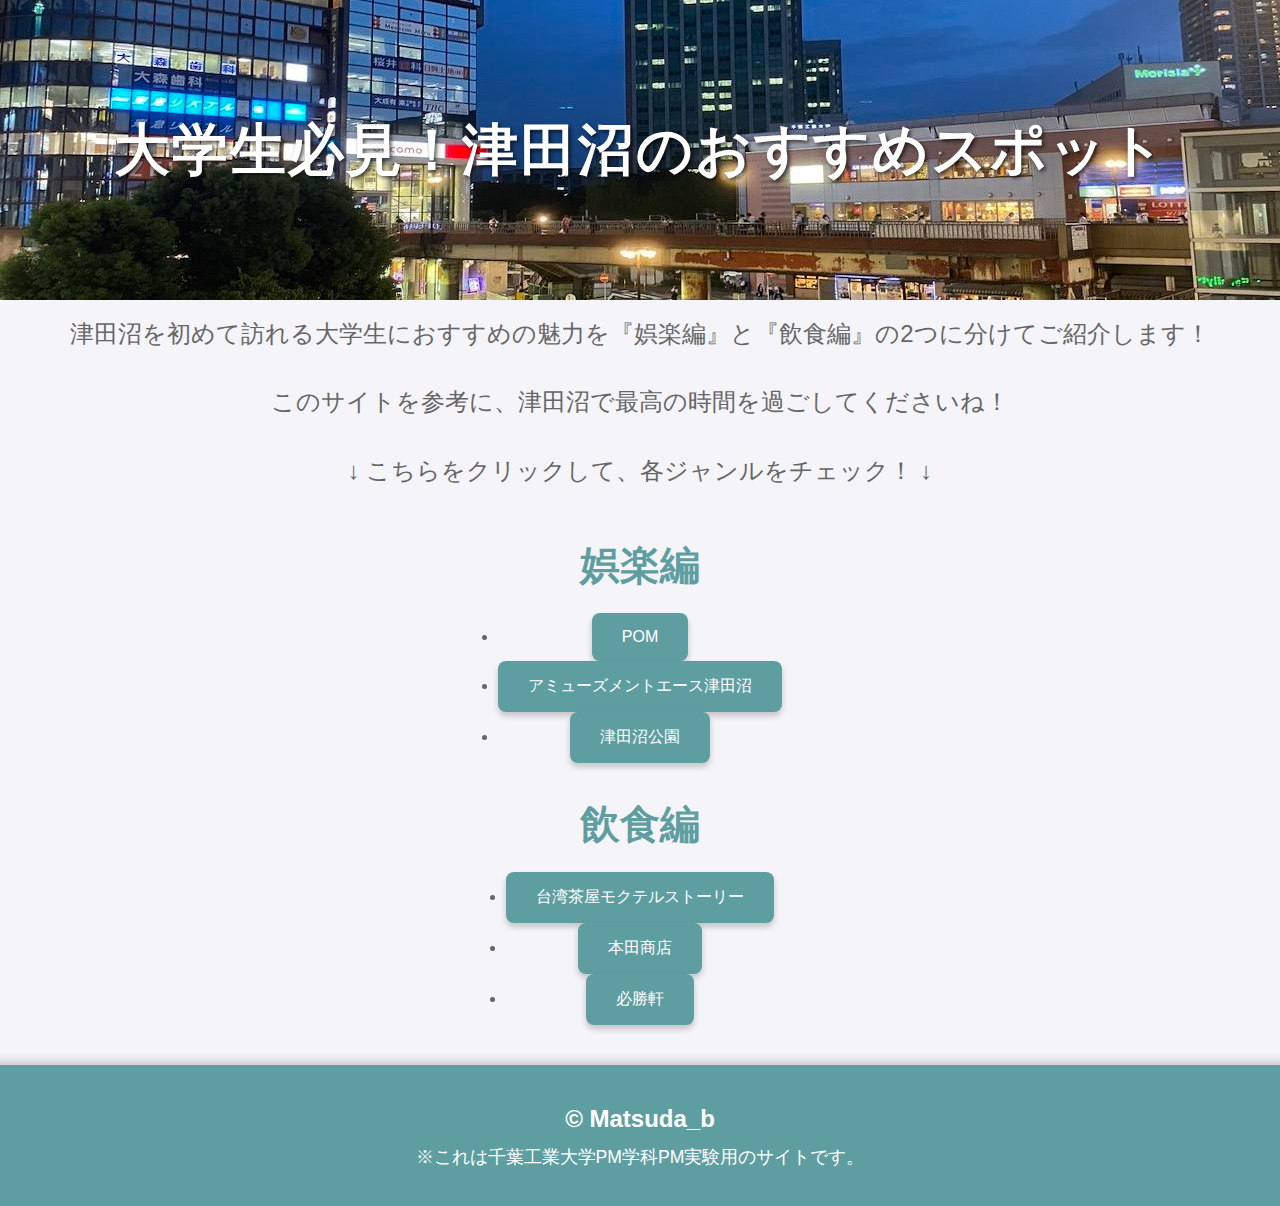
<file: htdocs/index.html>
<!DOCTYPE html>
<html lang="ja">

<head>
  <meta charset="utf-8" />
  <meta name="viewport" content="width=device-width, initial-scale=1.0">
  <title>大学生必見！津田沼のおすすめスポット</title>
  <link rel="stylesheet" href="index.css">
</head>

<body>

  <header>
    <h1>大学生必見！津田沼のおすすめスポット</h1>
  </header>

  <p>津田沼を初めて訪れる大学生におすすめの魅力を『娯楽編』と『飲食編』の2つに分けてご紹介します！</p>
  <p>このサイトを参考に、津田沼で最高の時間を過ごしてくださいね！</p>
  <p>↓ こちらをクリックして、各ジャンルをチェック！ ↓</p>

    <h2>娯楽編</h2>

    <div class="store-list">
      <div class="store-item">
        <li><a href="POM.html">POM</a></li>
      </div>
      <div class="store-item">
        <li><a href="Amusement.html">アミューズメントエース津田沼</a></li>
      </div>
      <div class="store-item">
        <li><a href="Kouen.html">津田沼公園</a></li>
      </div>
    </div>

    <h2>飲食編</h2>

    <div class="store-list">
      <div class="store-item">
        <li><a href="taiwan.html">台湾茶屋モクテルストーリー</a></li>
      </div>
      <div class="store-item">
        <li><a href="hondasyouten.html">本田商店</a></li>
      </div>
      <div class="store-item">
        <li><a href="hissyouken.html">必勝軒</a></li>
      </div>
    </div>
  </section>

  <footer>
    <p>© Matsuda_b</p>
    <p>※これは千葉工業大学PM学科PM実験用のサイトです。</p>
  </footer>

</body>

</html>
</file>
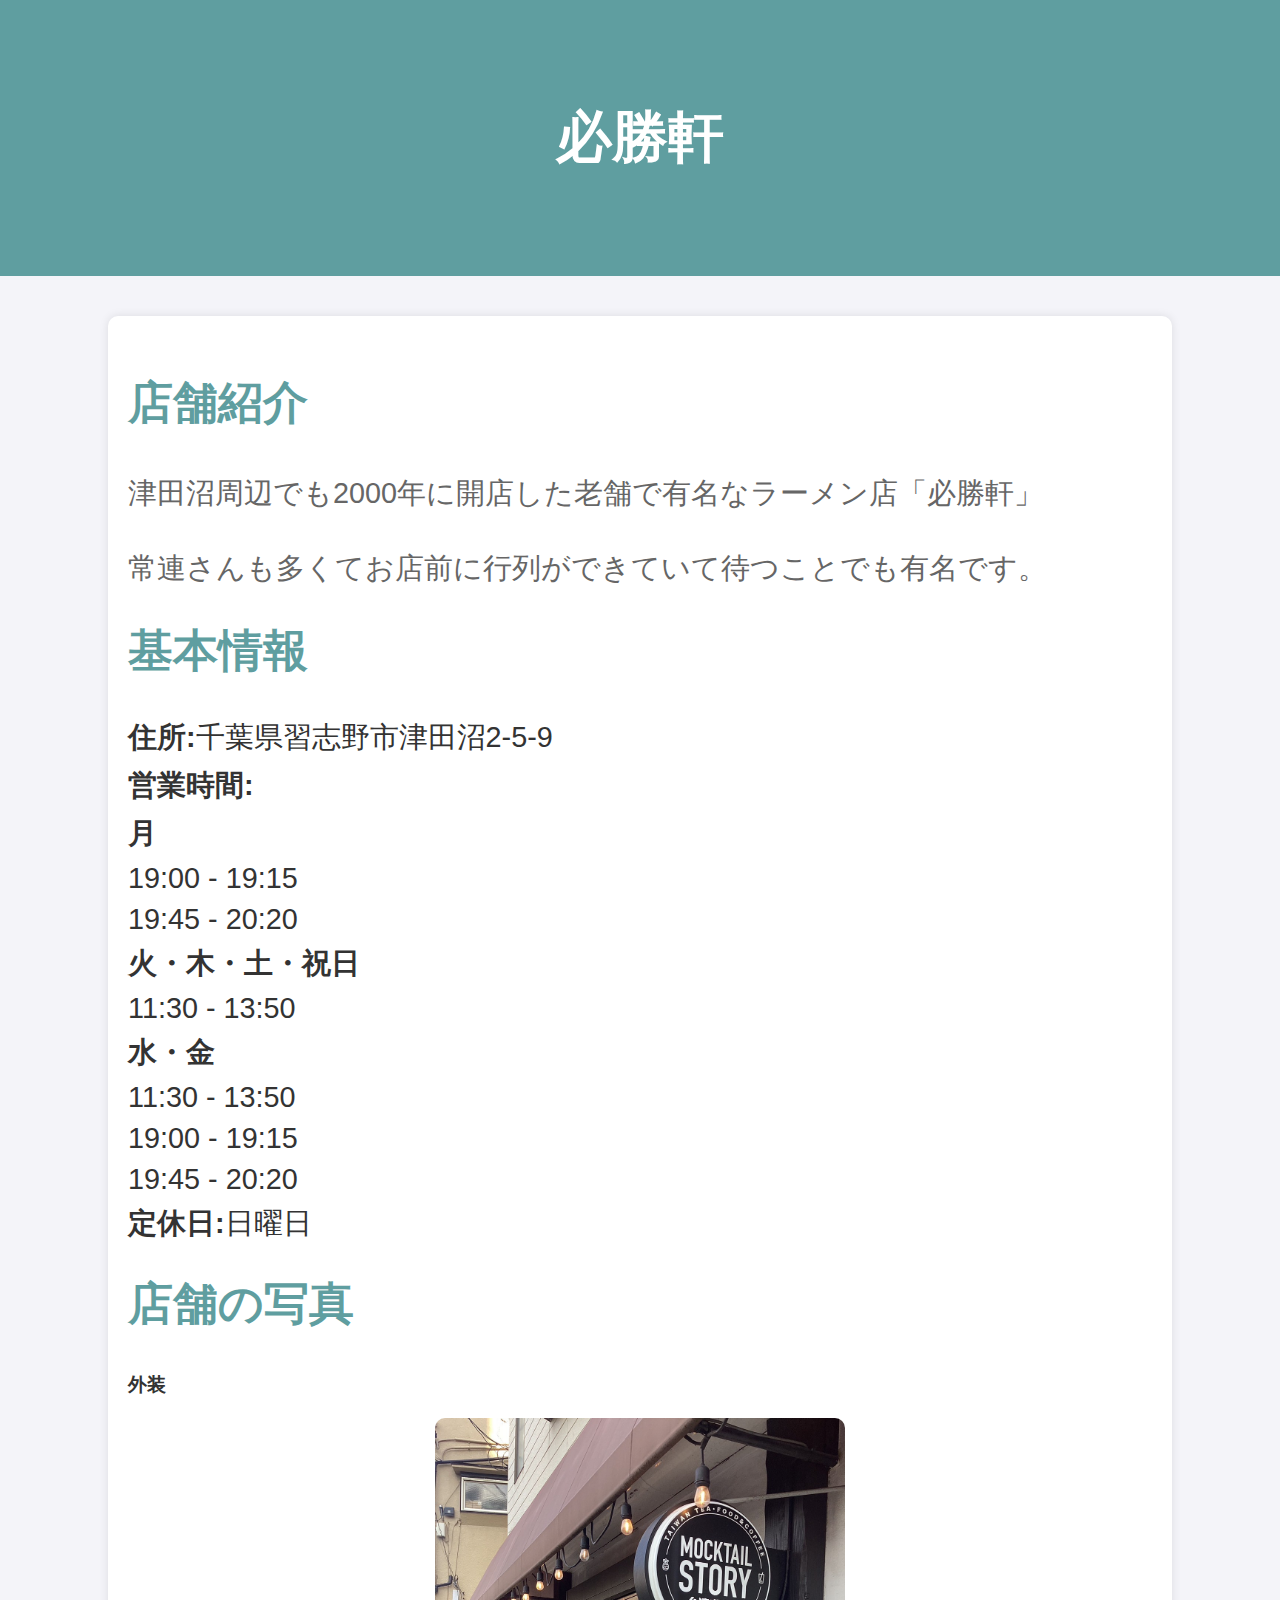
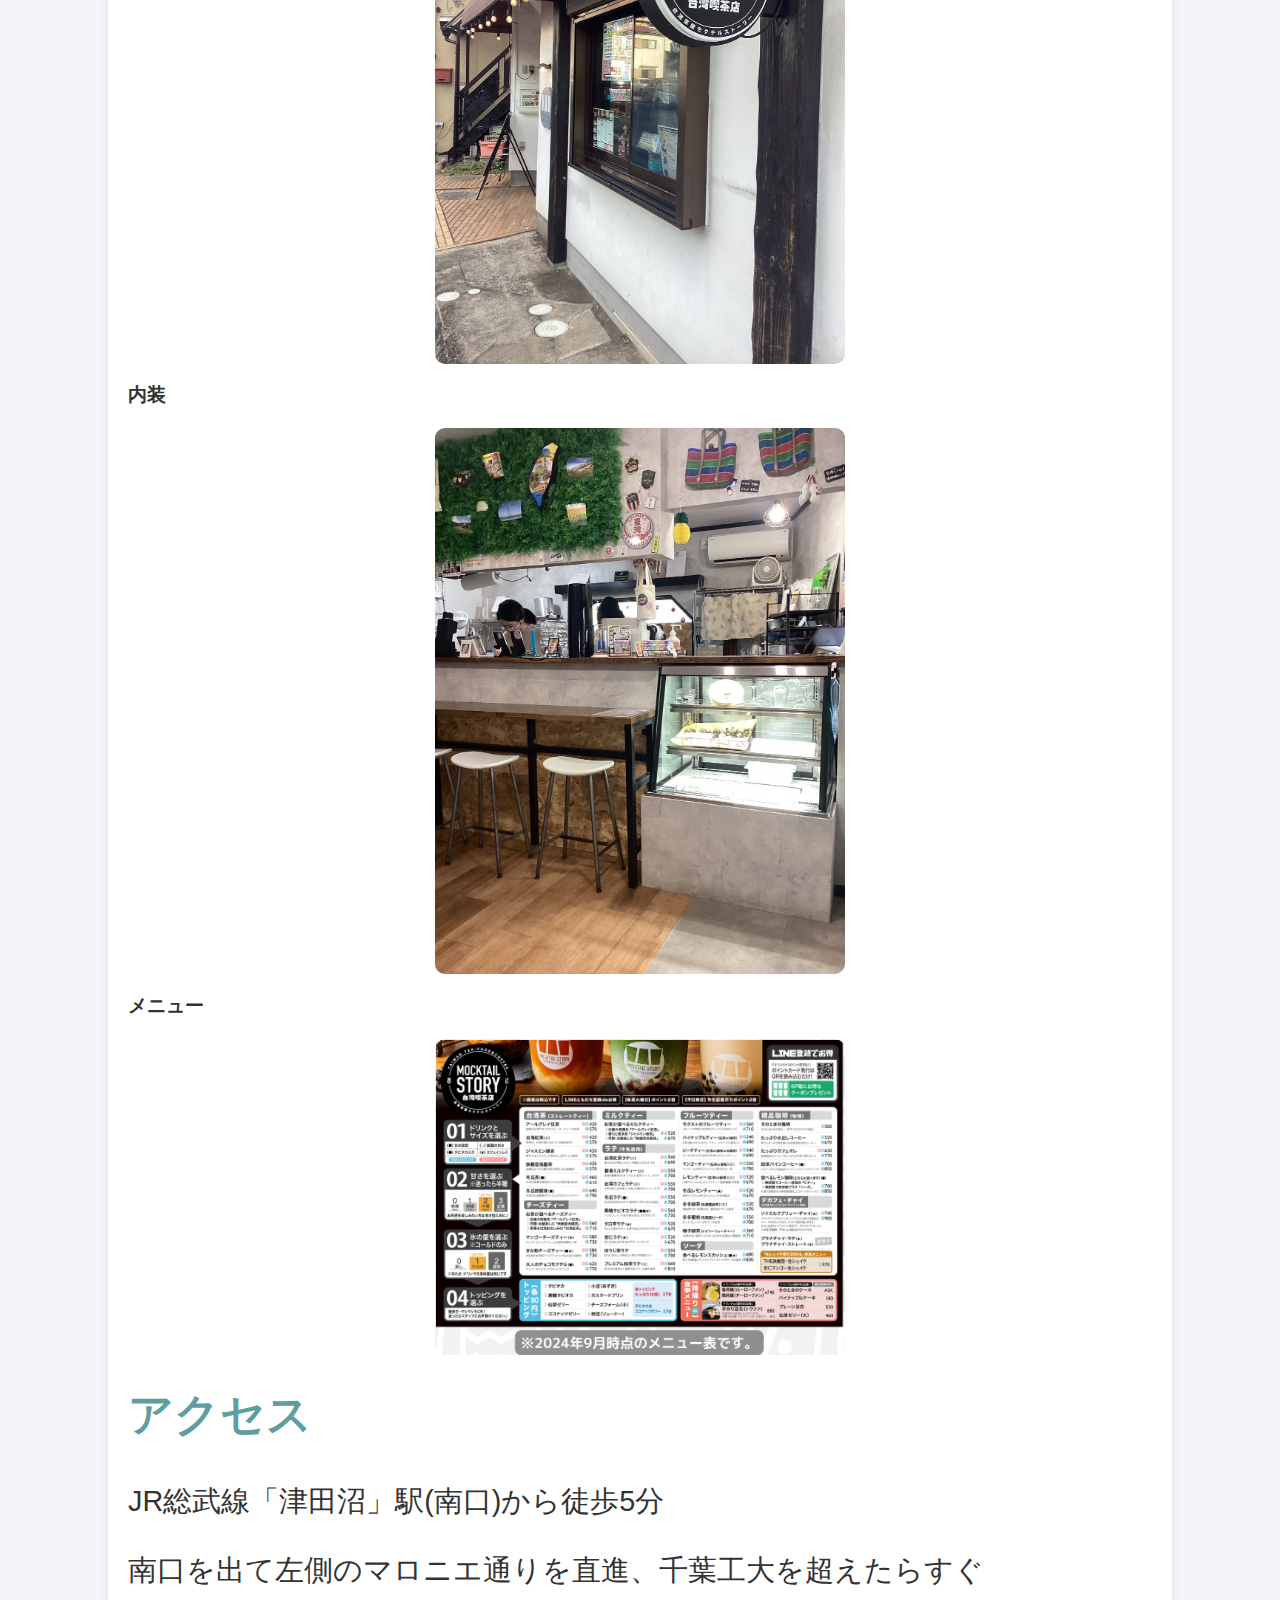
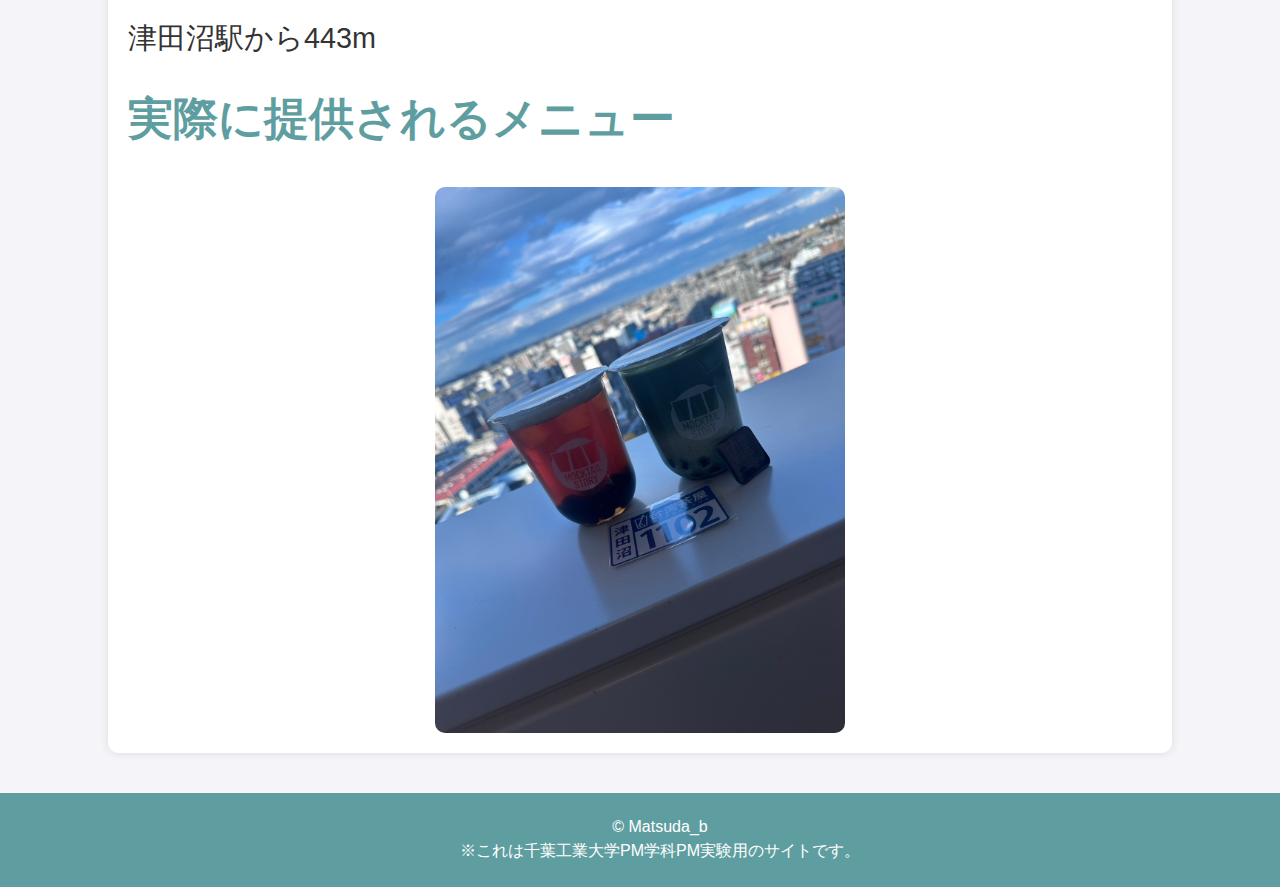
<file: htdocs/hissyouken.html>
<!DOCTYPE html>
<html lang="ja">

<head>
  <meta charset="utf-8" />
  <meta name="viewport" content="width=device-width, initial-scale=1.0">
  <title>必勝軒 - 詳細情報</title>
  <link rel="stylesheet" href="hissyouken.css">
</head>

<body>

  <header>
    <h1>必勝軒</h1>
  </header>

  <section id="store-info">
    <div class="store-description">
      <h2>店舗紹介</h2>
      <p>津田沼周辺でも2000年に開店した老舗で有名なラーメン店「必勝軒」</p>
      <p>常連さんも多くてお店前に行列ができていて待つことでも有名です。</p>
    </div>

    <div class="store-details">
      <h2>基本情報</h2>
      <ul>
        <li><strong>住所:</strong>千葉県習志野市津田沼2-5-9</li>
        <li><strong>営業時間:</strong> </li>
        <li><strong>月</strong></li>
        <li>19:00 - 19:15</li>
        <li>19:45 - 20:20</li>
        <li><strong>火・木・土・祝日</strong></li> 
        <li>11:30 - 13:50</li>   
        <li><strong>水・金</strong></li> 
        <li>11:30 - 13:50</li> 
        <li>19:00 - 19:15</li>   
        <li>19:45 - 20:20</li>
        <li><strong>定休日:</strong>日曜日</li>
      </ul>
    </div>

    <div class="store-photos">
      <h2>店舗の写真</h2>
      <h3>外装</h3>
      <img src="../htdocs/img/LINE_ALBUM_20241129_241129_1.jpg" alt="外装" />
      <h3>内装</h3>
      <img src="../htdocs/img/内装.jpg" alt="内装" />          
      <h3>メニュー</h3>
      <img src="../htdocs/img/スクリーンショット 2024-11-29 161258.png" alt="メニュー" />
    </div>

    <div class="store-access">
      <h2>アクセス</h2>
      <p>JR総武線「津田沼」駅(南口)から徒歩5分</p>

      <p>南口を出て左側のマロニエ通りを直進、千葉工大を超えたらすぐ</p>
        
      <p>津田沼駅から443m</p>
    </div>

    <div class="store-photos">
        <h2>実際に提供されるメニュー</h2>
        <img src="../htdocs/img/LINE_ALBUM_20241129_241129_2.jpg" alt="タピオカ" />
    </div>
  </section>

  <footer>
    <p>© Matsuda_b</p>
    <p>※これは千葉工業大学PM学科PM実験用のサイトです。</p>
  </footer>

</body>

</html>
</file>
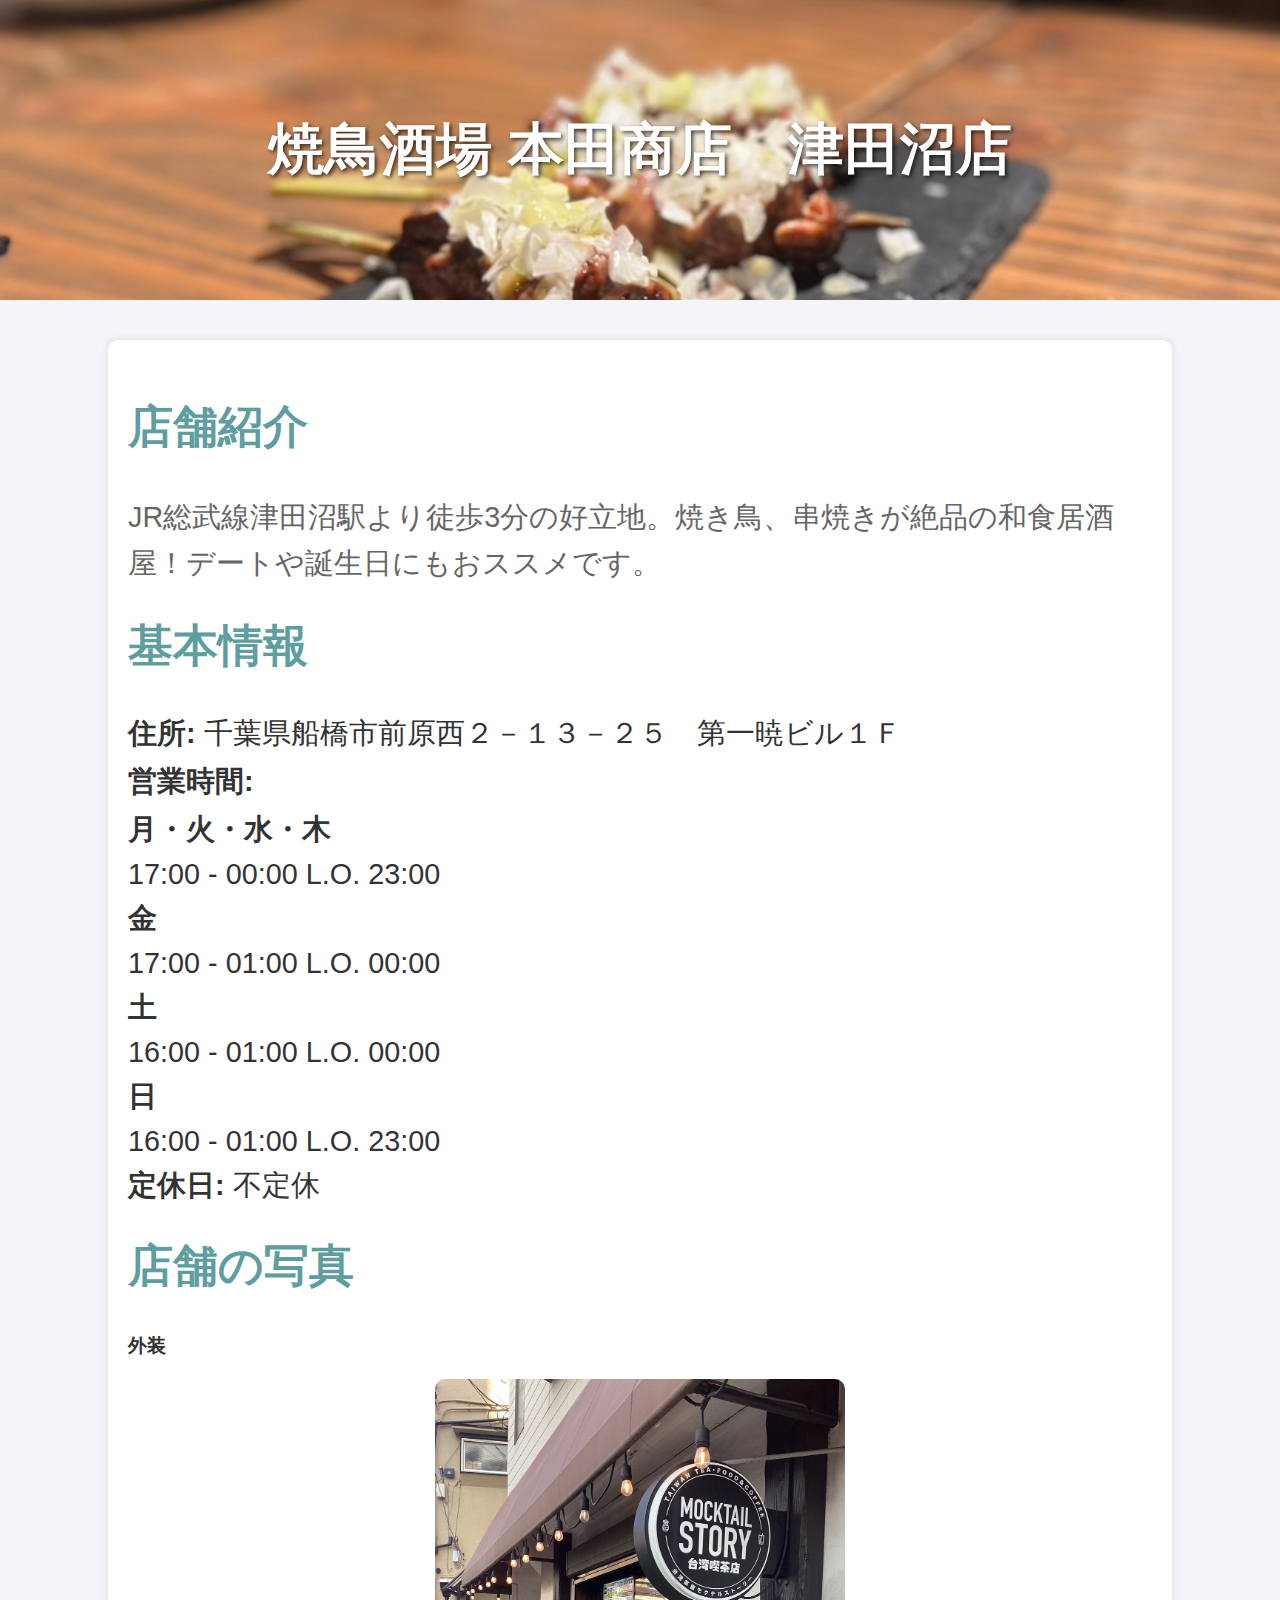
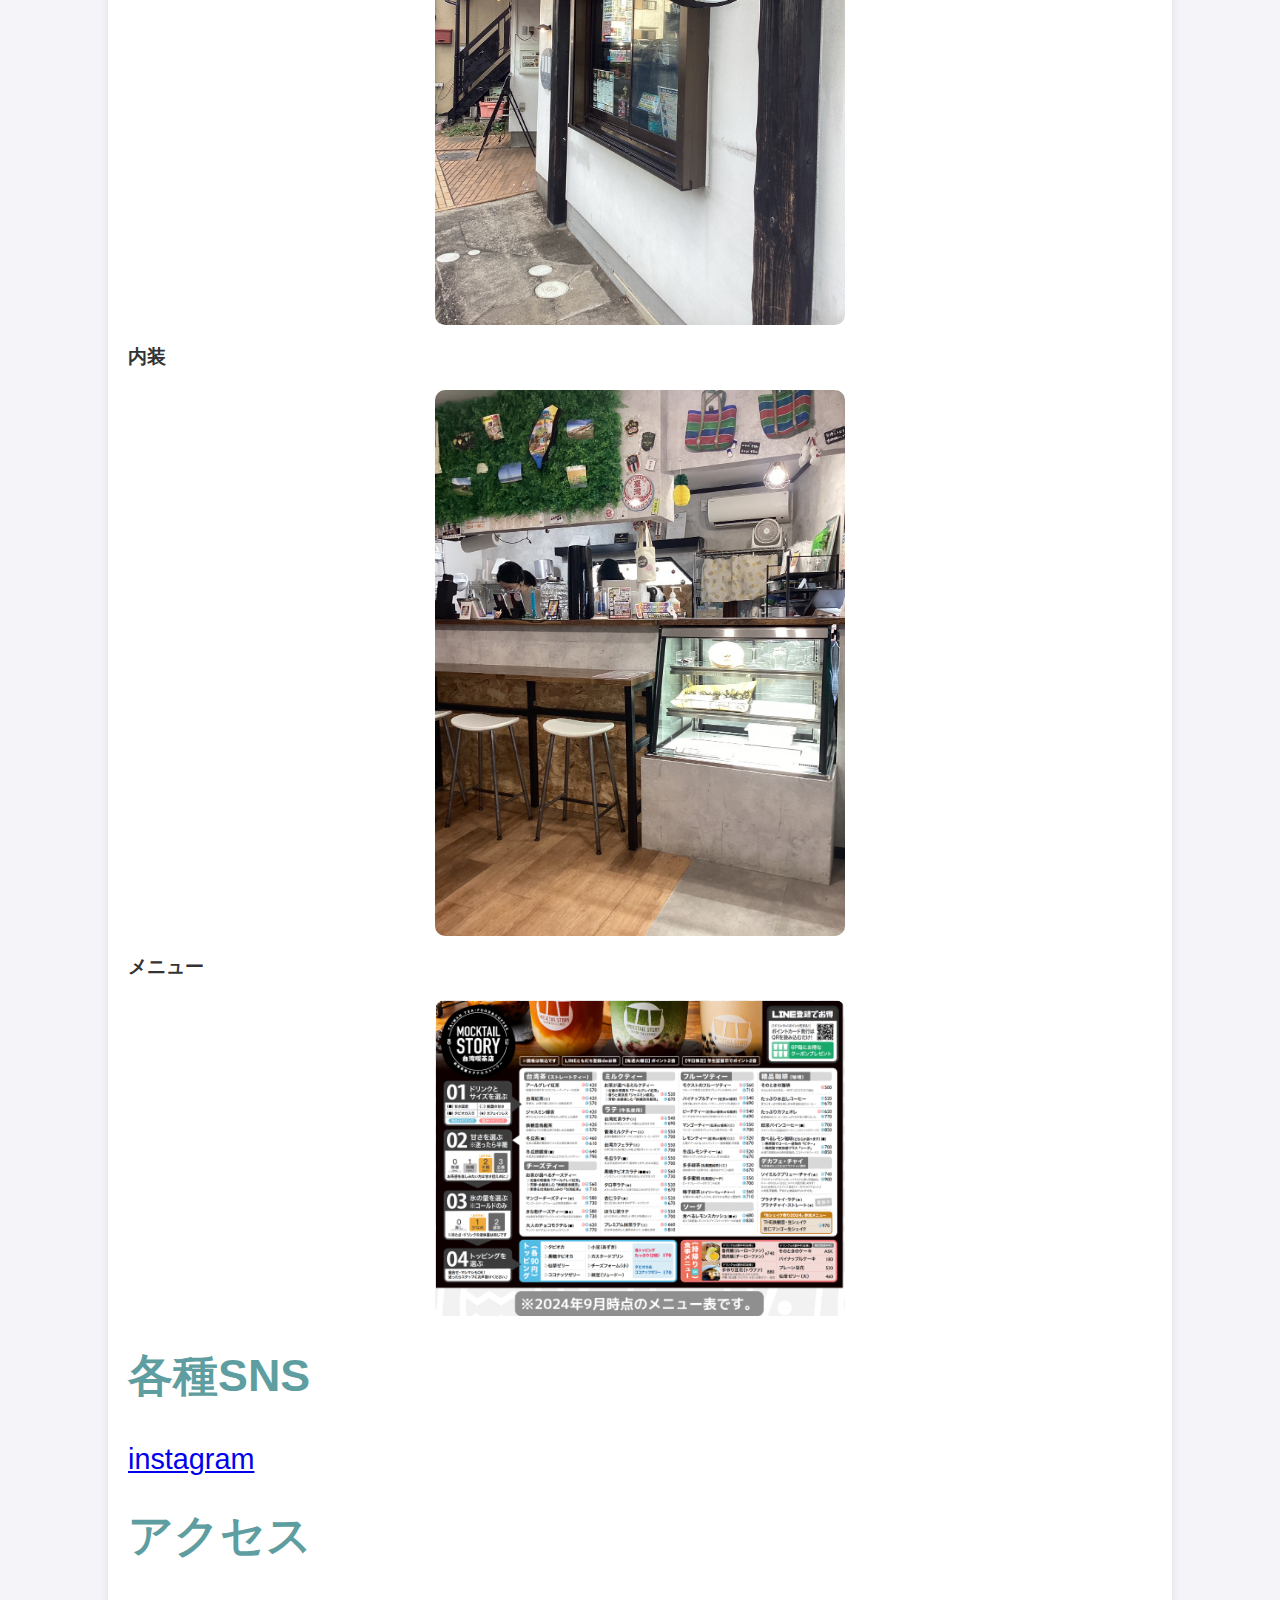
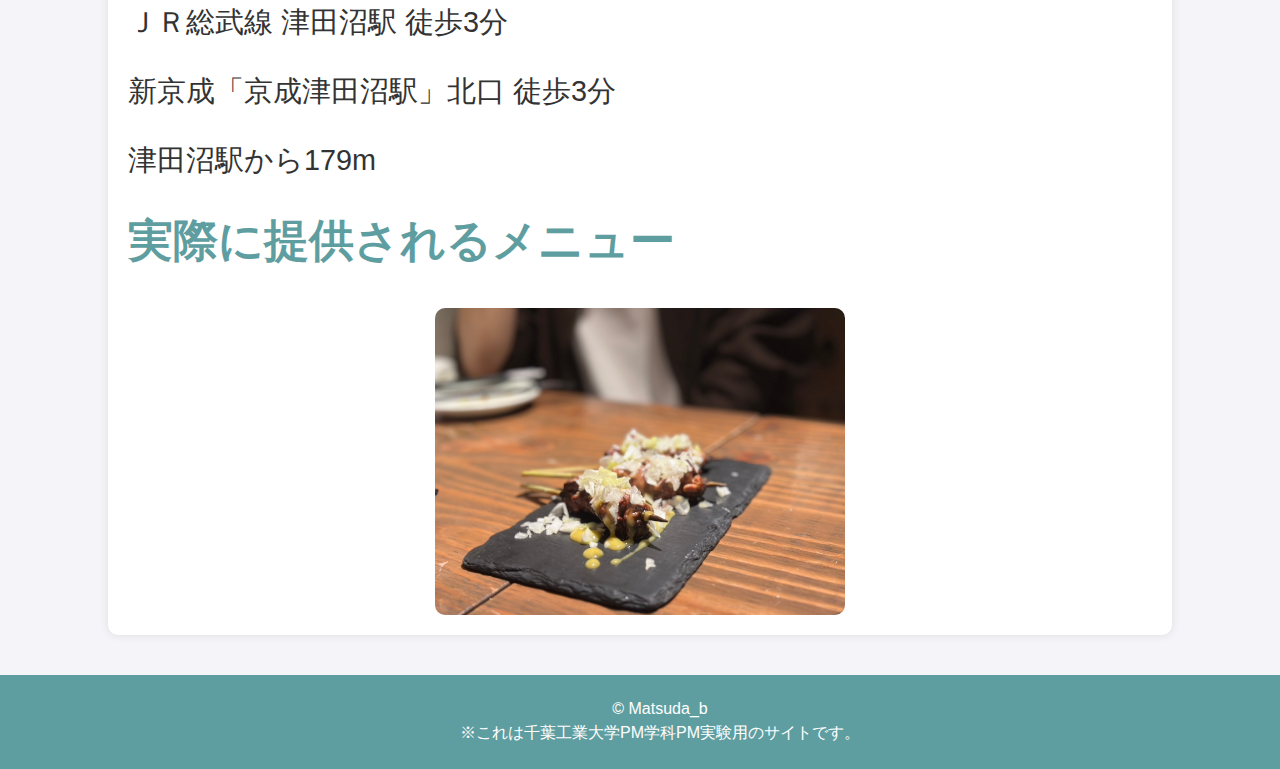
<file: htdocs/hondasyouten.html>
<!DOCTYPE html>
<html lang="ja">

<head>
  <meta charset="utf-8" />
  <meta name="viewport" content="width=device-width, initial-scale=1.0">
  <title>焼鳥酒場 本田商店　津田沼店 - 詳細情報</title>
  <link rel="stylesheet" href="hondasyouten.css">
</head>

<body>

  <header>
    <h1>焼鳥酒場 本田商店　津田沼店</h1>
  </header>

  <section id="store-info">
    <div class="store-description">
      <h2>店舗紹介</h2>
      <p>JR総武線津田沼駅より徒歩3分の好立地。焼き鳥、串焼きが絶品の和食居酒屋！デートや誕生日にもおススメです。</p>
    </div>

    <div class="store-details">
      <h2>基本情報</h2>
      <ul>
        <li><strong>住所:</strong> 千葉県船橋市前原西２－１３－２５　第一暁ビル１Ｆ</li>
        <li><strong>営業時間:</strong> </li>
        <li><strong>月・火・水・木</strong></li>
        <li>17:00 - 00:00  L.O. 23:00</li>
        <li><strong>金</strong></li> 
        <li>17:00 - 01:00  L.O. 00:00</li>   
        <li><strong>土</strong></li> 
        <li>16:00 - 01:00  L.O. 00:00</li> 
        <li><strong>日</strong></li> 
        <li>16:00 - 01:00  L.O. 23:00</li>   
        <li><strong>定休日:</strong> 不定休</li>
      </ul>
    </div>

    <div class="store-photos">
      <h2>店舗の写真</h2>
      <h3>外装</h3>
      <img src="../htdocs/img/LINE_ALBUM_20241129_241129_1.jpg" alt="外装" />
      <h3>内装</h3>
      <img src="../htdocs/img/内装.jpg" alt="内装" />          
      <h3>メニュー</h3>
      <img src="../htdocs/img/スクリーンショット 2024-11-29 161258.png" alt="メニュー" />
    </div>

    <div class="store-menu">
      <h2>各種SNS</h2>
        <a href="https://www.instagram.com/honda_shoten.tdnm/" target="_blank">instagram</a>
      </p>
    </div>

    <div class="store-access">
      <h2>アクセス</h2>
      <p>ＪＲ総武線 津田沼駅 徒歩3分</p>

      <p>新京成「京成津田沼駅」北口 徒歩3分</p>
        
      <p>津田沼駅から179m</p>
    </div>

    <div class="store-photos">
        <h2>実際に提供されるメニュー</h2>
        <img src="../htdocs/img/本田商店2.jpg" alt="本田商店" />
    </div>
  </section>

  <footer>
    <p>© Matsuda_b</p>
    <p>※これは千葉工業大学PM学科PM実験用のサイトです。</p>
  </footer>

</body>

</html>
</file>
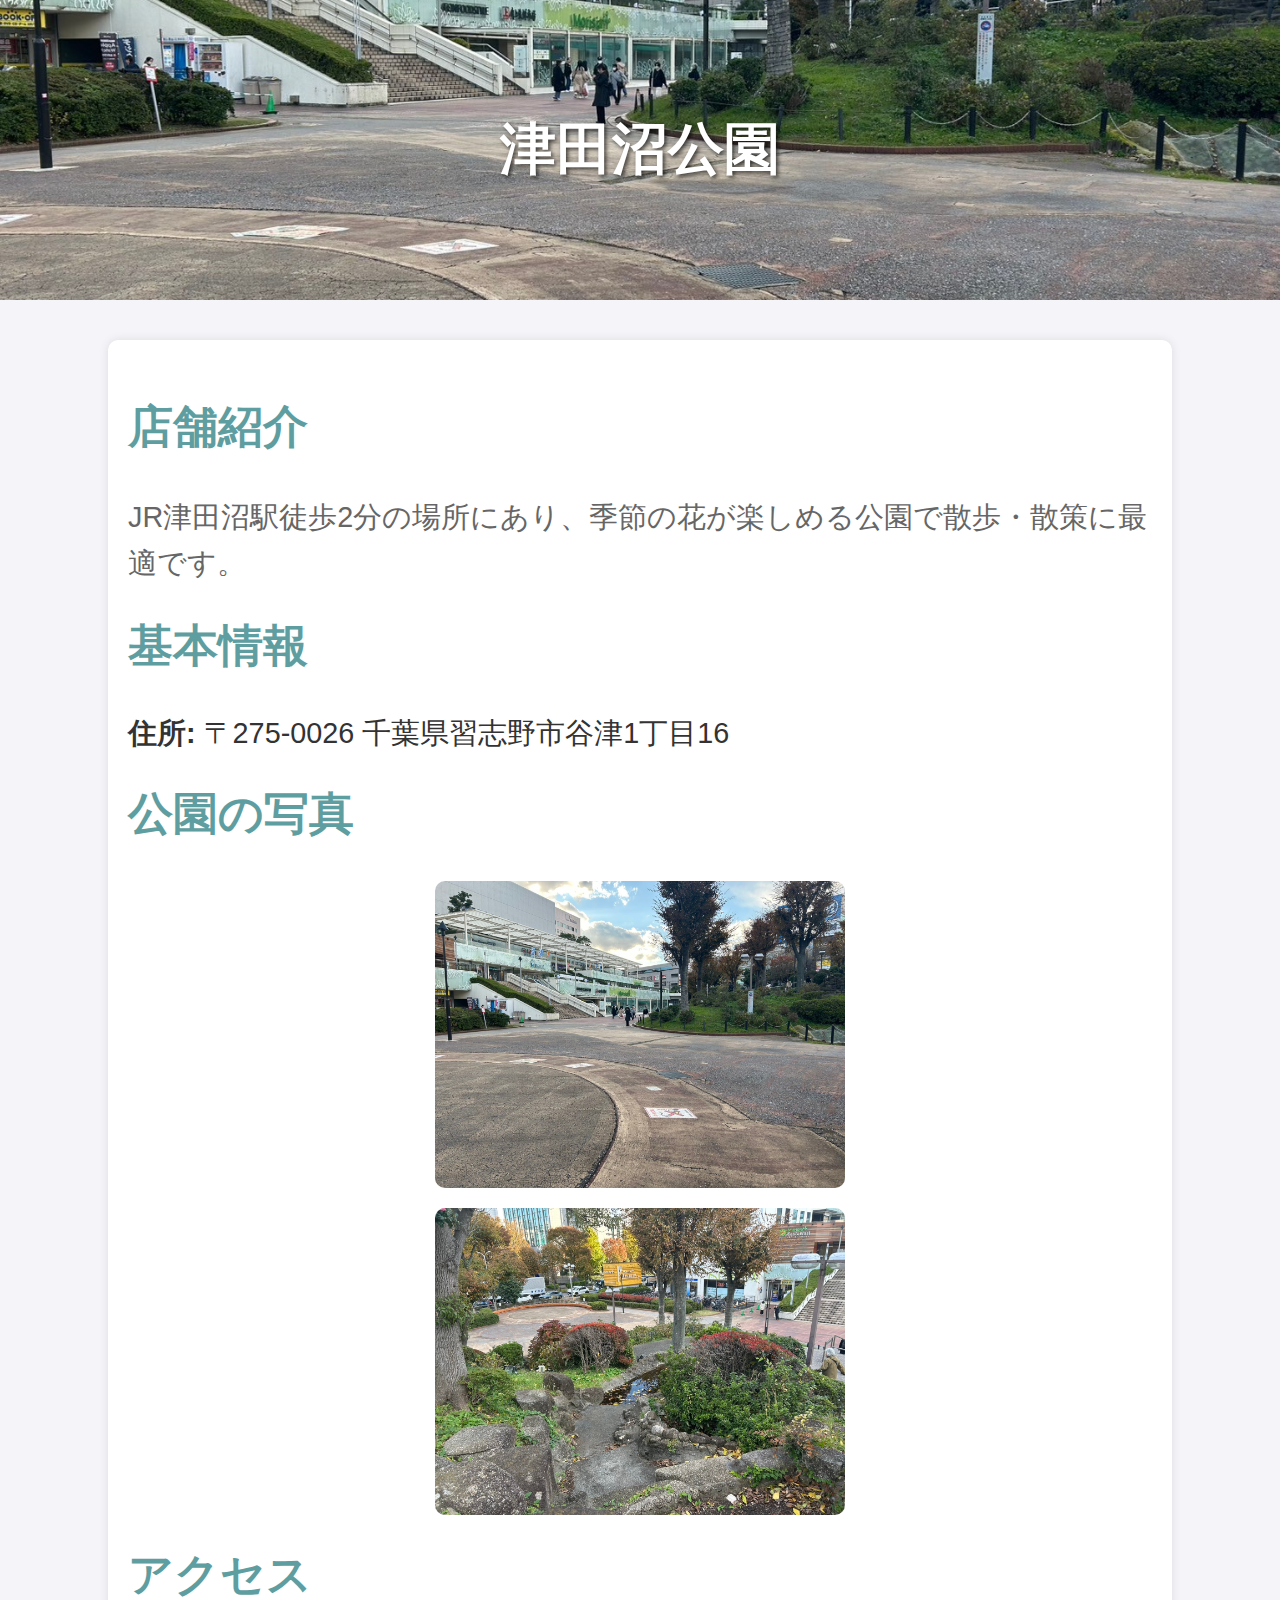
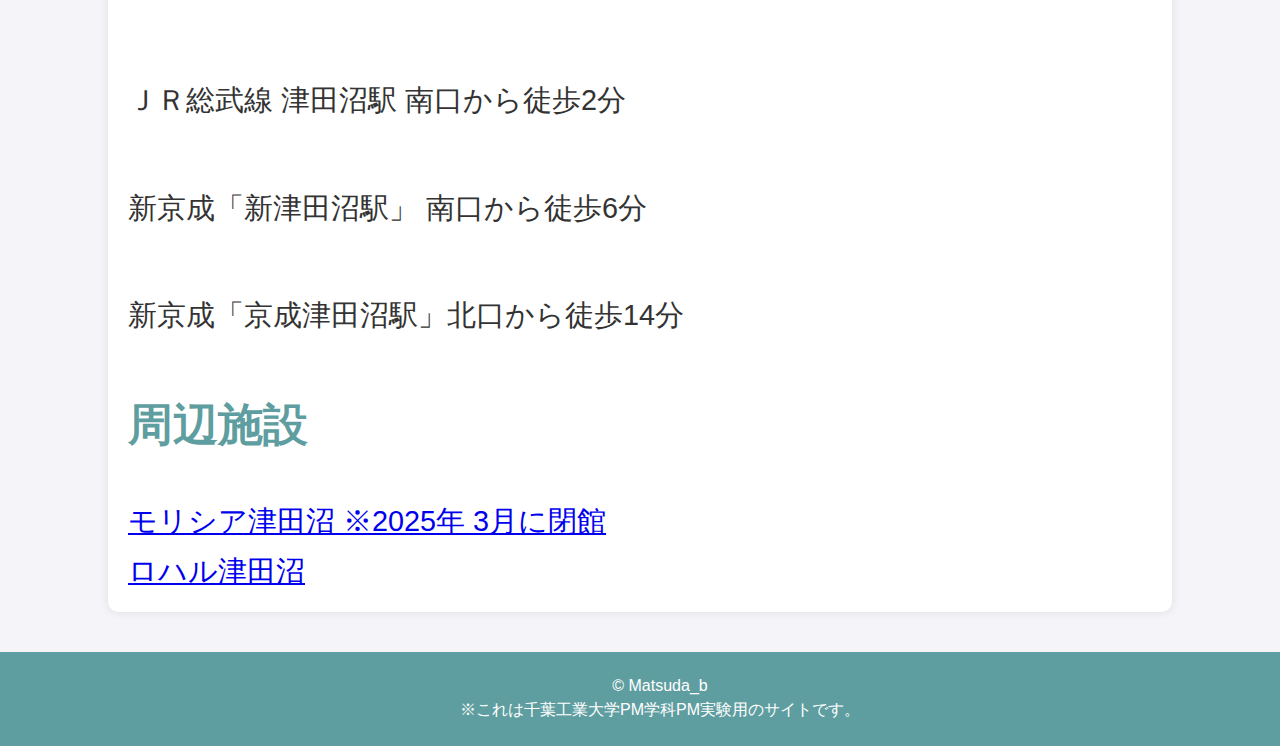
<file: htdocs/Kouen.html>
<!DOCTYPE html>
<html lang="ja">

<head>
  <meta charset="utf-8" />
  <meta name="viewport" content="width=device-width, initial-scale=1.0">
  <title>津田沼公園 - 詳細情報</title>
  <link rel="stylesheet" href="kouen.css">
</head>

<body>

  <header>
    <h1>津田沼公園</h1>
  </header>

  <section id="store-info">
    <div class="store-description">
      <h2>店舗紹介</h2>
      <p>JR津田沼駅徒歩2分の場所にあり、季節の花が楽しめる公園で散歩・散策に最適です。</p>
    </div>

    <div class="store-details">
      <h2>基本情報</h2>
      <ul>
        <li><strong>住所:</strong> 〒275-0026 千葉県習志野市谷津1丁目16</li>
      </ul>
    </div>

    <div class="store-photos">
      <h2>公園の写真</h2>
      <img src="../htdocs/img/津田沼公園1.jpg" alt="詳細" />       
      <img src="../htdocs/img/公園2.jpg" alt="詳細" />
    </div>

    <div class="store-access">
      <h2>アクセス</h2>
      <p>ＪＲ総武線 津田沼駅 南口から徒歩2分</p>

      <p>新京成「新津田沼駅」 南口から徒歩6分</p>
        
      <p>新京成「京成津田沼駅」北口から徒歩14分</p>
    </div>

    <div class="store-access">
      <h2>周辺施設</h2>
      <a href="https://morisia.com/" target="_blank">モリシア津田沼 ※2025年 3月に閉館</a>
      <a href="https://loharu.jp/tsudanuma/" target="_blank">ロハル津田沼</a>

    </div>
  </section>

  <footer>
    <p>© Matsuda_b</p>
    <p>※これは千葉工業大学PM学科PM実験用のサイトです。</p>
  </footer>

</body>

</html>
</file>
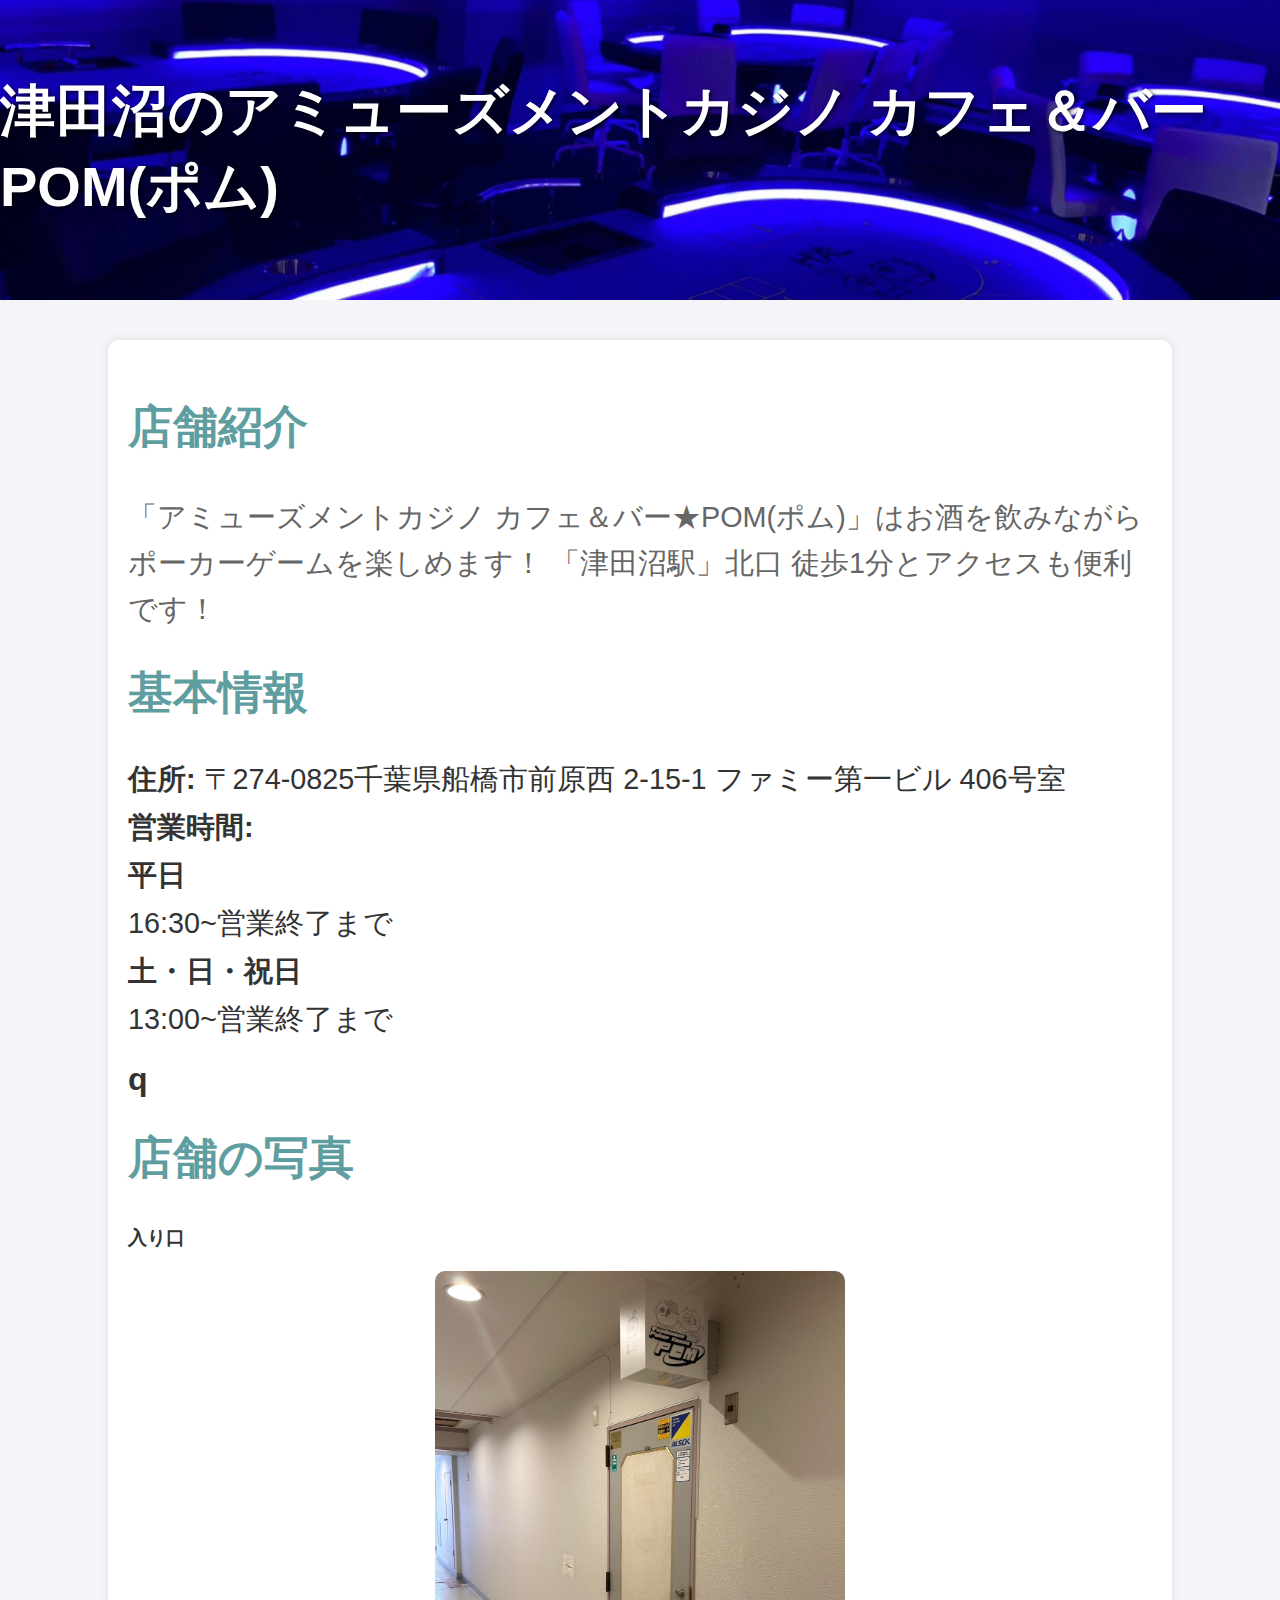
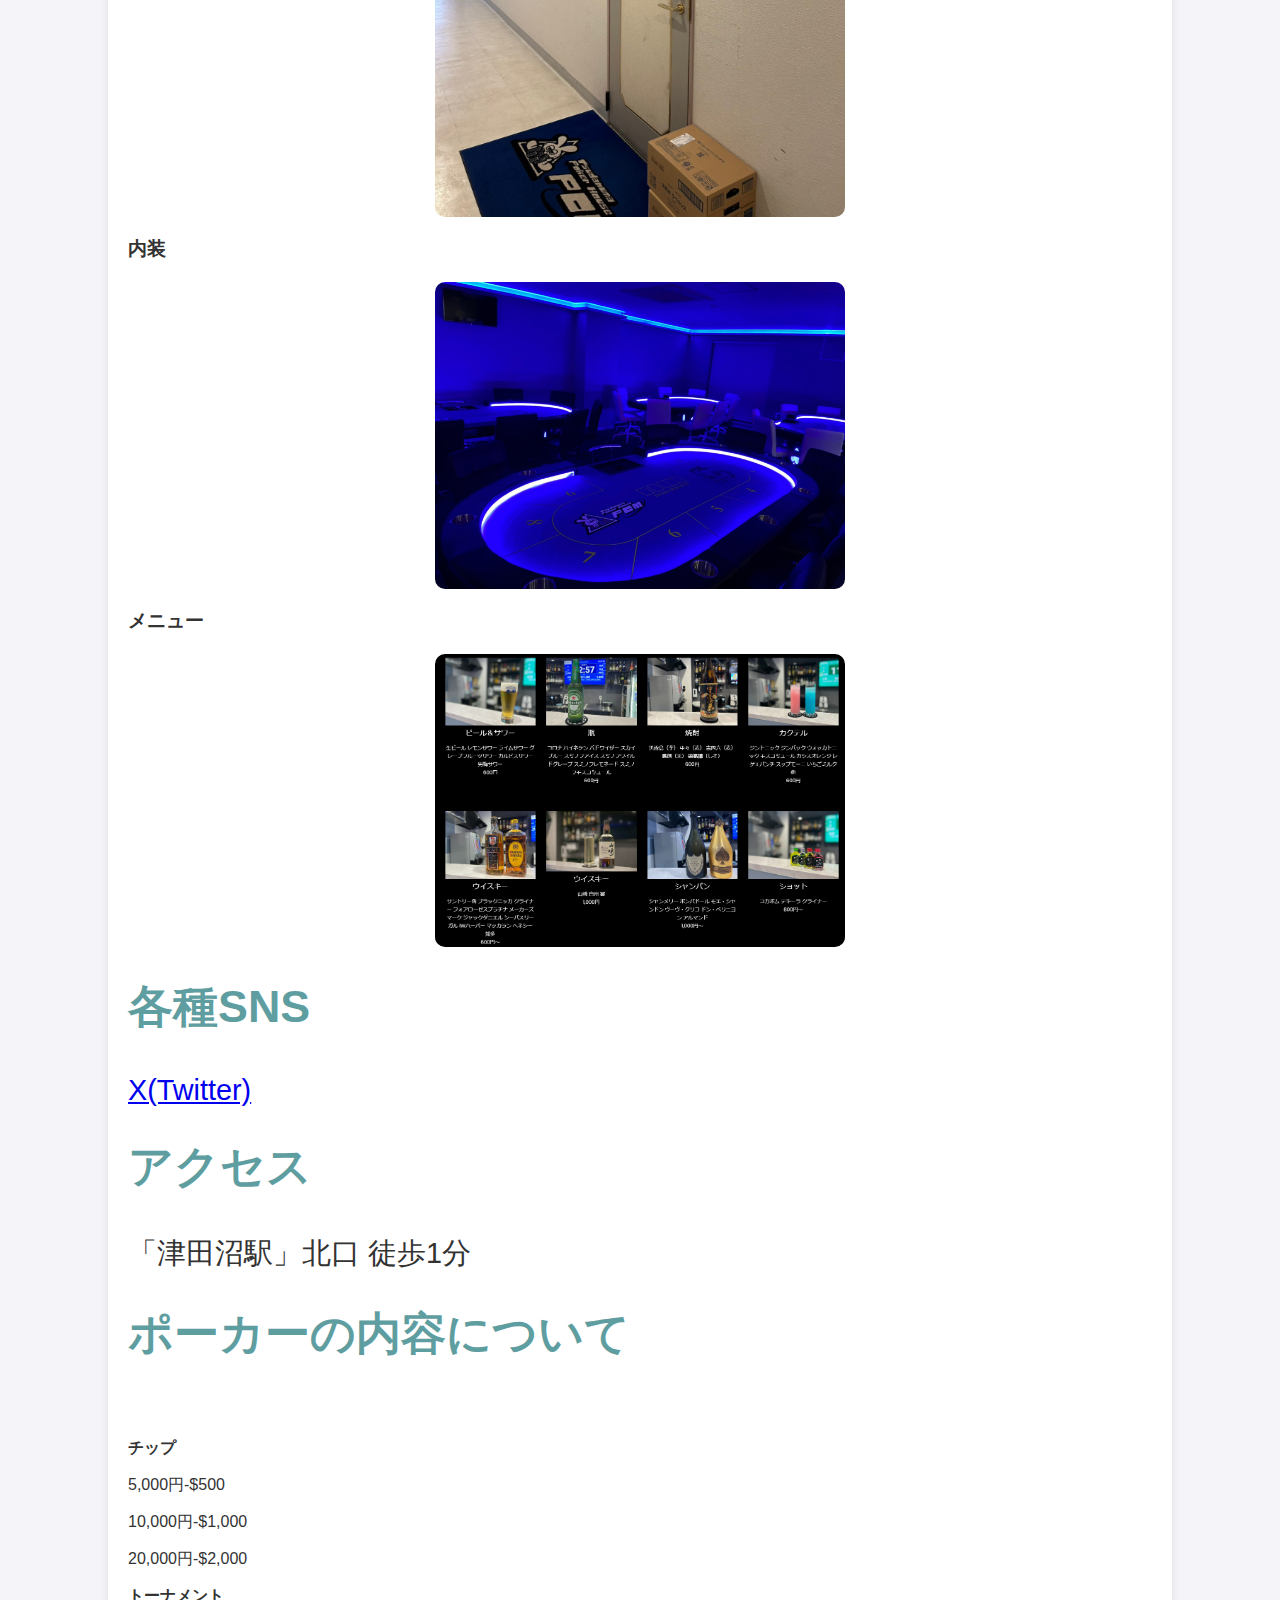
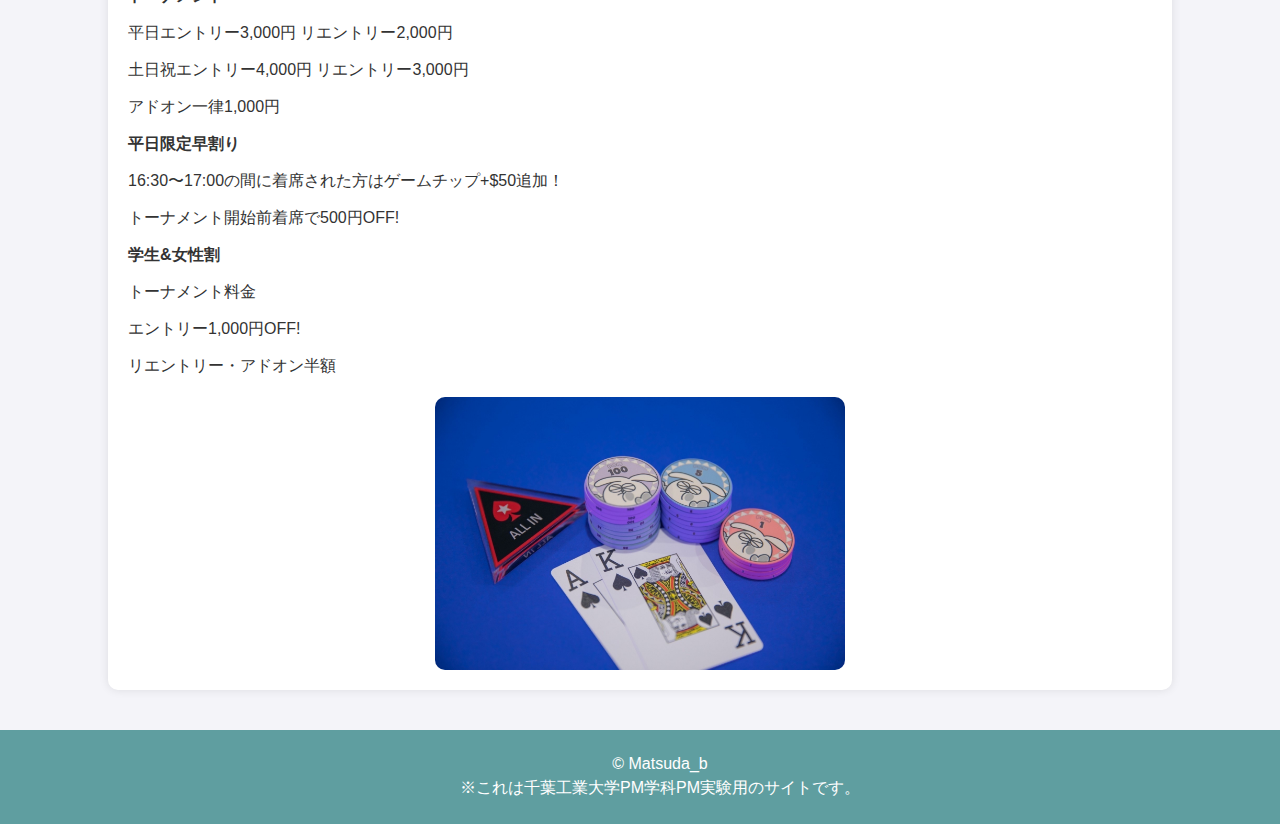
<file: htdocs/POM.html>
<!DOCTYPE html>
<html lang="ja">

<head>
  <meta charset="utf-8" />
  <meta name="viewport" content="width=device-width, initial-scale=1.0">
  <title>津田沼のアミューズメントカジノ カフェ＆バーPOM(ポム)  - 詳細情報</title>
  <link rel="stylesheet" href="pom.css">
</head>

<body>
  <header>
    <h1>津田沼のアミューズメントカジノ カフェ＆バーPOM(ポム)</h1>
  </header>

  <section id="store-info">
    <div class="store-description">
      <h2>店舗紹介</h2>
      <p>「アミューズメントカジノ カフェ＆バー★POM(ポム)」はお酒を飲みながらポーカーゲームを楽しめます！
        「津田沼駅」北口 徒歩1分とアクセスも便利です！</p>
    </div>

    <div class="store-details">
      <h2>基本情報</h2>
      <ul>
        <li><strong>住所:</strong> 〒274-0825千葉県船橋市前原西 2-15-1 ファミー第一ビル 406号室</li>
        <li><strong>営業時間:</strong> </li>
        <li><strong>平日</strong></li>
        <li>16:30~営業終了まで </li>
        <li><strong>土・日・祝日</strong></li> 
        <li>13:00~営業終了まで</li>   
      </ul>
    </div>

    <div class="store-photos">
      <h1>q</h1>
      <h2>店舗の写真</h2>
      <h3>入り口</h3>
      <img src="../htdocs/img/POM入り口写真.jpg" alt="入り口" />
      <h3>内装</h3>
      <img src="../htdocs/img/POM内装.jpg" alt="内装" />          
      <h3>メニュー</h3>
      <img src="../htdocs/img/PMOめにゅー.png" alt="メニュー" />
    </div>

    <div class="store-menu">
      <h2>各種SNS</h2>
        <a href="https://x.com/tsudanumapom" target="_blank">X(Twitter)</a>
      </p>
    </div>

    <div class="store-access">
      <h2>アクセス</h2>
      <p>「津田沼駅」北口 徒歩1分</p>
    </div>

    <div class="store-photos">
        <h2>  ポーカーの内容について</h2>
        　<div class="container">
          <div class="text-content">
            <p><strong>チップ</strong></p>
            <p> 5,000円-$500</p>
            <p>10,000円-$1,000</p>
            <p> 20,000円-$2,000</p>
            <p><strong>トーナメント</strong></p>
            <p> 平日エントリー3,000円 リエントリー2,000円</p>
            <p> 土日祝エントリー4,000円 リエントリー3,000円</p>
              <p> アドオン一律1,000円</p>
              </p><strong>平日限定早割り</strong></p>
              <p> 16:30〜17:00の間に着席された方はゲームチップ+$50追加！</p>
              <p> トーナメント開始前着席で500円OFF!</p>
              <p> <strong>学生&女性割</strong></p>
              <p> トーナメント料金</p>
              <p> エントリー1,000円OFF!</p>
              <p>リエントリー・アドオン半額</p>
          </div>
          <div class="image-content">
            <img src="../htdocs/img/gamePOM.jpg" alt="画像の説明">
            
          </div>
        </div>
  </section>

  <footer>
    <p>© Matsuda_b</p>
    <p>※これは千葉工業大学PM学科PM実験用のサイトです。</p>
  </footer>

</body>

</html>
</file>
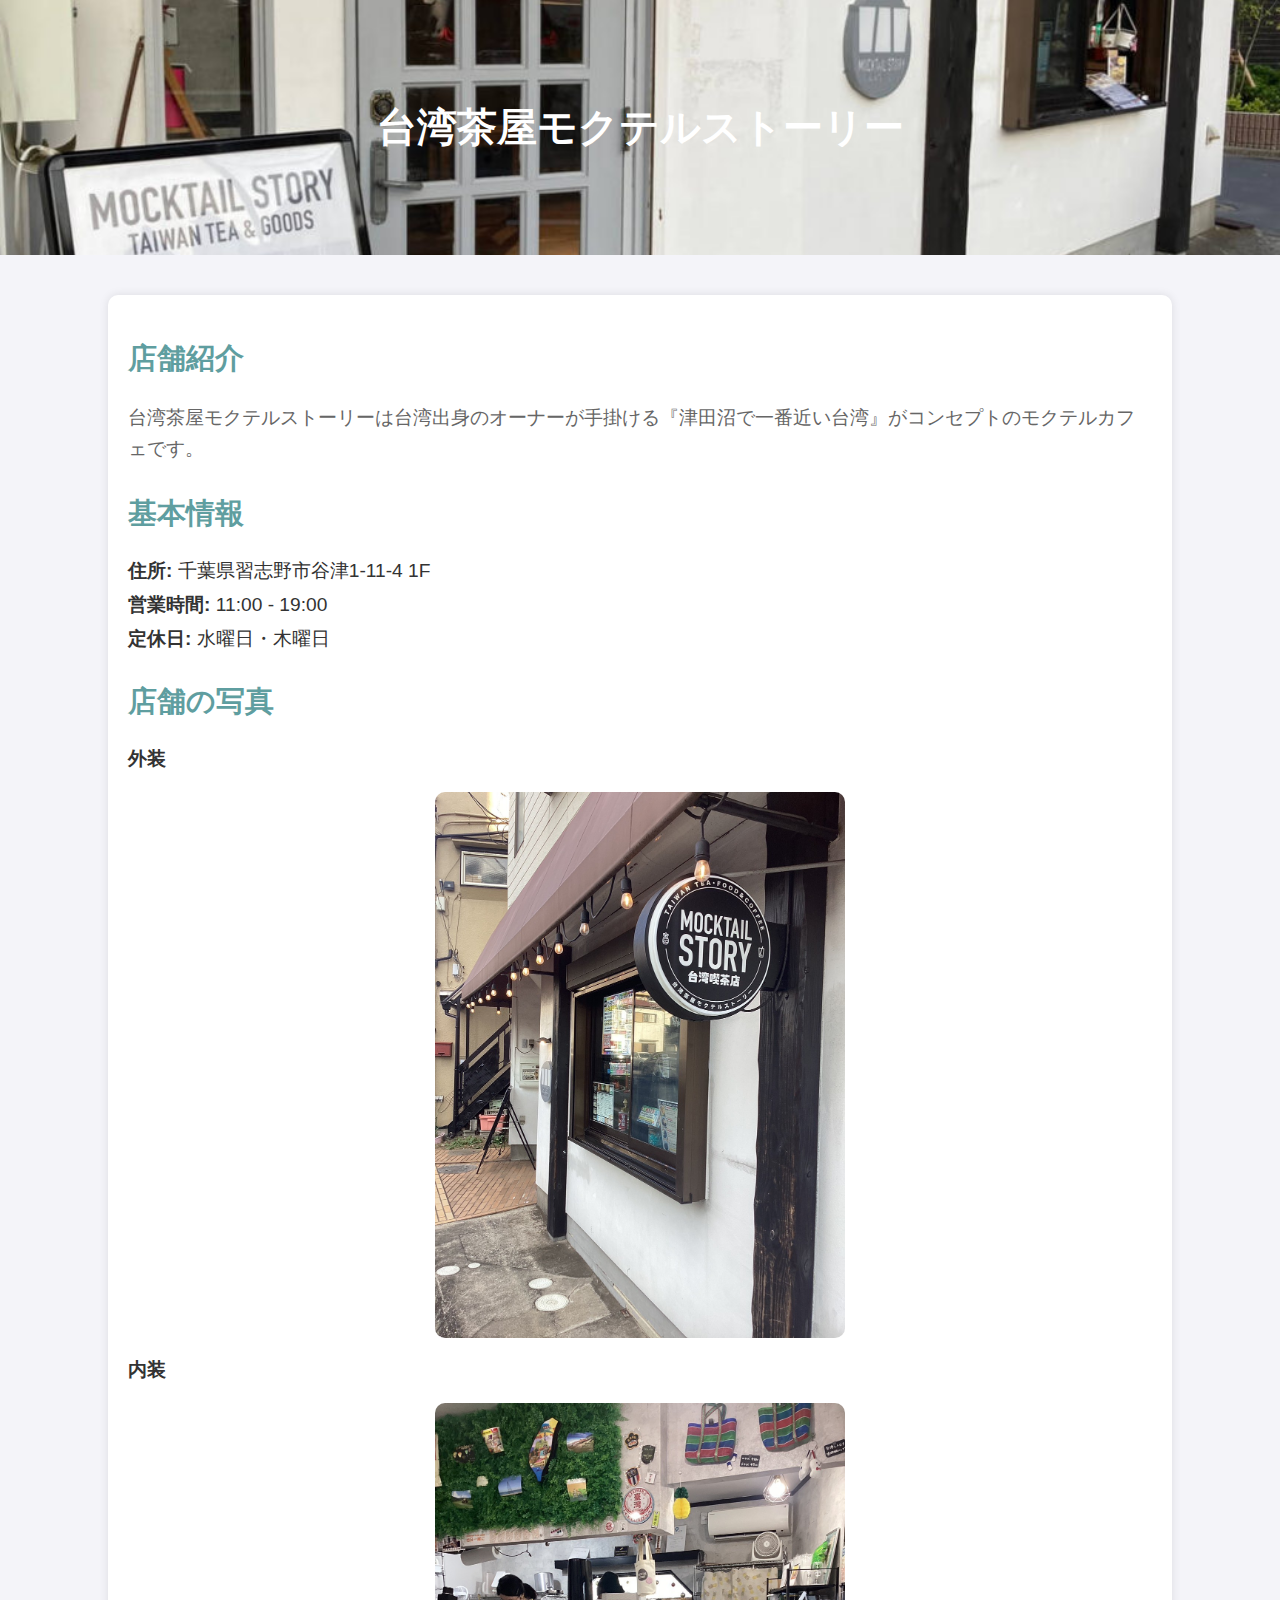
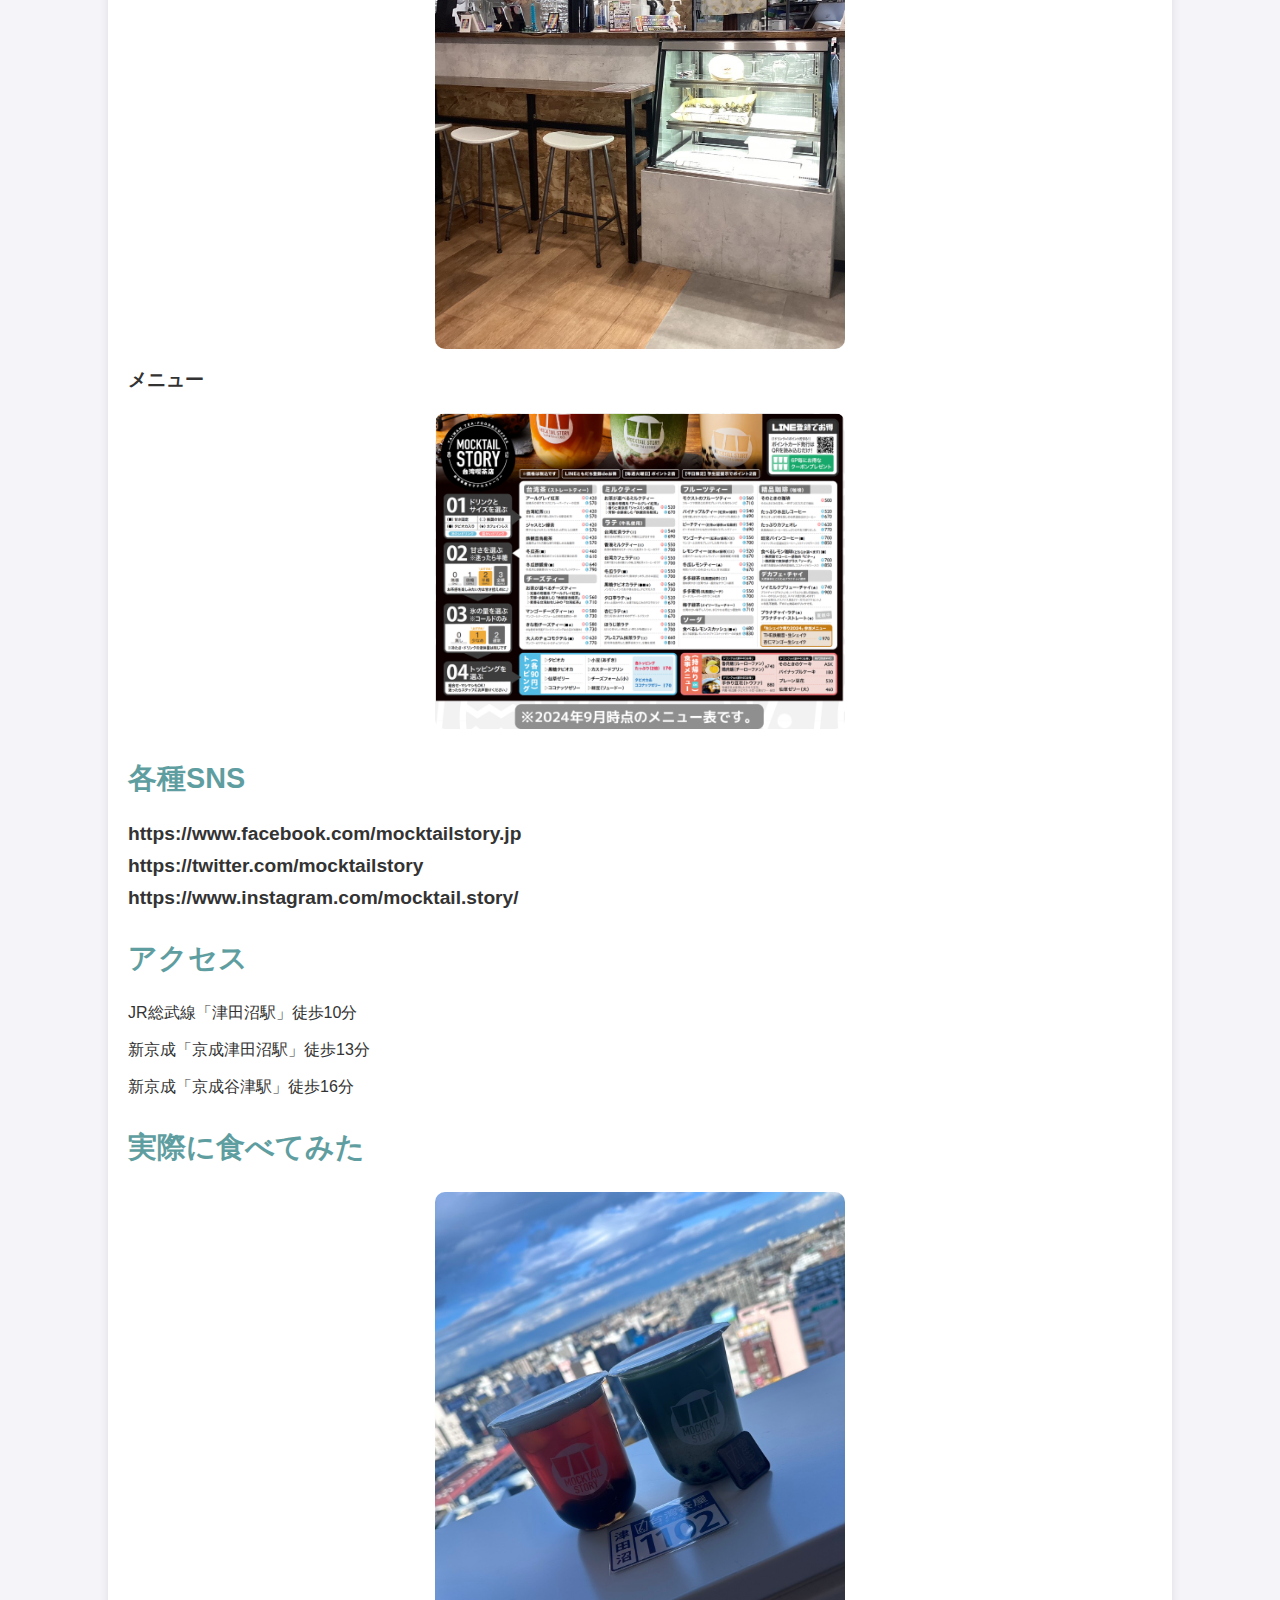
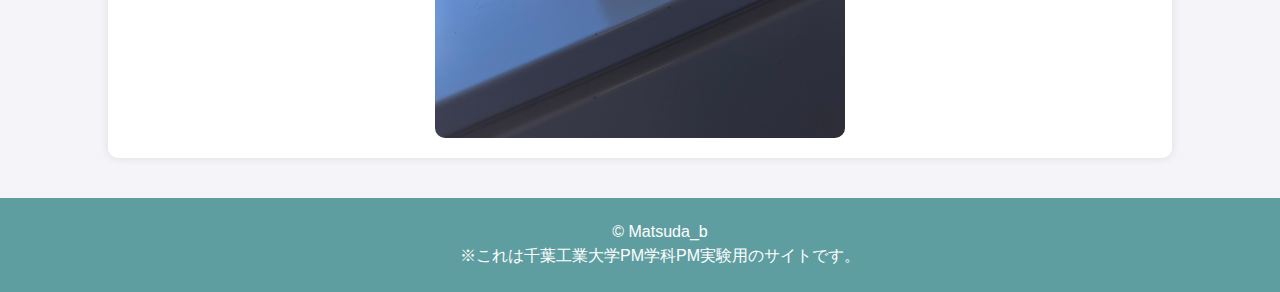
<file: htdocs/taiwan.html>
<!DOCTYPE html>
<html lang="ja">

<head>
  <meta charset="utf-8" />
  <meta name="viewport" content="width=device-width, initial-scale=1.0">
  <title>台湾茶屋モクテルストーリー - 詳細情報</title>
  <link rel="stylesheet" href="taiwan.css">
</head>

<body>

  <header>
    <h1>台湾茶屋モクテルストーリー</h1>
  </header>

  <section id="store-info">
    <div class="store-description">
      <h2>店舗紹介</h2>
      <p>台湾茶屋モクテルストーリーは台湾出身のオーナーが手掛ける『津田沼で一番近い台湾』がコンセプトのモクテルカフェです。</p>
    </div>

    <div class="store-details">
      <h2>基本情報</h2>
      <ul>
        <li><strong>住所:</strong> 千葉県習志野市谷津1-11-4 1F</li>
        <li><strong>営業時間:</strong> 11:00 - 19:00</li>
        <li><strong>定休日:</strong> 水曜日・木曜日</li>
      </ul>
    </div>

    <div class="store-photos">
      <h2>店舗の写真</h2>
      <h3>外装</h3>
      <img src="../htdocs/img/LINE_ALBUM_20241129_241129_1.jpg" alt="外装" />
      <h3>内装</h3>
      <img src="../htdocs/img/内装.jpg" alt="内装" />          
      <h3>メニュー</h3>
      <img src="../htdocs/img/スクリーンショット 2024-11-29 161258.png" alt="メニュー" />
    </div>

    <div class="store-menu">
      <h2>各種SNS</h2>
      <ul>
        <li><strong>https://www.facebook.com/mocktailstory.jp</strong></li>
        <li><strong>https://twitter.com/mocktailstory</strong></li>
        <li><strong>https://www.instagram.com/mocktail.story/</strong></li>
      </ul>
    </div>

    <div class="store-access">
      <h2>アクセス</h2>
      <p>JR総武線「津田沼駅」徒歩10分</p>

      <p>新京成「京成津田沼駅」徒歩13分</p>
        
      <p>新京成「京成谷津駅」徒歩16分</p>
    </div>

    <div class="store-photos">
        <h2>実際に食べてみた</h2>
        <img src="../htdocs/img/LINE_ALBUM_20241129_241129_2.jpg" alt="タピオカ" />
    </div>
  </section>

  <footer>
    <p>© Matsuda_b</p>
    <p>※これは千葉工業大学PM学科PM実験用のサイトです。</p>
  </footer>

</body>

</html>
</file>
<file: htdocs/index.css>
/* 全体のスタイル */
body {
  font-family: 'Arial', sans-serif;
  margin: 0;
  padding: 0;
  background-color: #f4f4f9;
  color: #666;
  display: flex;
  justify-content: center;
  align-items: center;
  min-height: 100vh;
  text-align: center; /* 文字を中央揃え */
  flex-direction: column;
}

/* ヘッダー */
header {
  background-image: url('../htdocs/img/tsudanuma-smoking-area.jpeg');
  background-size: cover;
  background-position: center;
  height: 300px;
  width: 100%;
  display: flex;
  justify-content: center;
  align-items: center;
  color: white;
  text-shadow: 2px 2px 4px rgba(0, 0, 0, 0.7);
}

header h1 {
  font-size: 3.5rem;
  font-weight: bold;
  text-align: center;
  margin: 0;
  line-height: 1.2;
  letter-spacing: 2px;
}

/* メインコンテンツ */
section {
  width: 80%;
  max-width: 1200px;
  margin-top: 30px;
  display: flex;
  flex-direction: column;
  align-items: center; /* 中央揃え */
}

/* 見出し (h2) */
h2 {
  font-size: 2.5rem;
  color: #5f9ea0;
  margin-bottom: 20px;
  font-weight: 600;
  text-transform: uppercase;
}

/* 段落 */
p {
  font-size: 1.5rem;
  margin: 15px 0;
  line-height: 1.6;
  color: #666;
  font-weight: 300;
}

/* リスト（店名リスト） */
ul {
  list-style: none;
  padding: 0;
  display: flex;
  flex-direction: column;
  gap: 20px;
  margin-top: 30px;
  align-items: center; /* 中央揃え */
}

ul li {
  font-size: 1.5rem;
}

a {
  color: #fff;
  text-decoration: none;
  font-weight: 500;
  display: inline-block;
  padding: 15px 30px;
  background-color: #5f9ea0;
  border-radius: 8px;
  box-shadow: 0 4px 6px rgba(0, 0, 0, 0.2);
  transition: background-color 0.3s ease, transform 0.2s ease;
}

a:hover {
  background-color: #3b7e7d;
  transform: translateY(-3px);
}

a:active {
  background-color: #2f6662;
  transform: translateY(1px);
}

/* フッター */
footer {
  background-color: #5f9ea0; /* より濃い色で強調 */
  color: rgb(204, 34, 34);
  text-align: center;
  padding: 30px 20px;
  margin-top: 40px;
  position: relative;
  width: 100%;
  box-shadow: 0 -3px 10px rgba(0, 0, 0, 0.2);
}

footer p {
  margin: 5px 0;
  font-size: 1.1rem;
  font-weight: 400;
}

/* フッター内の文字を強調 */
footer p:first-of-type {
  font-size: 1.5rem;
  font-weight: 600;
}

footer p {
  color: white; /* 白色 */
}
</file>
<file: htdocs/hissyouken.css>
/* 全体のスタイル */
body {
    font-family: 'Arial', sans-serif;
    margin: 0;
    padding: 0;
    background-color: #f4f4f9;
    color: #333;
  }
  
  /* ヘッダー */
  header {
    background-color: #5f9ea0; 
    background-position: center; /* 中央に配置 */
    color: white;
    text-align: center;
    padding: 100px 0; /* 余白を調整してタイトルが中央にくるようにする */
  }
  
  header h1 {
    font-size: 3.5rem;
    margin: 0;
  }
  
  /* 店舗情報セクション */
  #store-info {
    width: 80%;
    margin: 40px auto;
    padding: 20px;
    background-color: white;
    box-shadow: 0 0 10px rgba(0, 0, 0, 0.1);
    border-radius: 10px;
  }
  
  /* 店舗紹介部分 */
  .store-description h2 {
    font-size: 2.8rem;
    color: #5f9ea0;
  }
  
  .store-description p {
    font-size: 1.8rem;
    line-height: 1.6;
    margin-top: 10px;
    color: #666;
  }
  
  /* 基本情報 */
  .store-details h2 {
    font-size: 2.8rem;
    color: #5f9ea0;
    margin-top: 30px;
  }
  
  .store-details ul {
    list-style-type: none;
    padding: 0;
  }
  
  .store-details li {
    font-size: 1.8rem;
    margin-bottom: 8px;
    color: #333;
  }
  
  /* 店舗写真 */
  .store-photos h2 {
    font-size: 2.8rem;
    color: #5f9ea0;
    margin-top: 30px;
  }
  
  .store-photos img {
    width: 40%; /* 画像の幅を40%に設定 */
    height: auto;
    margin-top: 20px;
    border-radius: 10px;
    display: block;
    margin-left: auto;
    margin-right: auto;
  }
  
  /* メニュー */
  .store-menu h2 {
    font-size: 2.8rem;
    color: #5f9ea0;
    margin-top: 30px;
  }
  
  .store-menu ul {
    list-style-type: none;
    padding: 0;
  }
  
  .store-menu li {
    font-size: 1.8rem;
    margin-bottom: 10px;
    color: #333;
  }
  
  /* アクセス */
  .store-access h2 {
    font-size: 2.8rem;
    color: #5f9ea0;
    margin-top: 30px;
  }
  
  .store-access iframe {
    width: 100%;
    height: 300px;
    border-radius: 10px;
    margin-top: 20px;
  }
  
  /* フッター */
  footer {
    background-color: #5f9ea0;
    color: white;
    text-align: center;
    padding: 20px;
    position: relative;
    bottom: 0;
    width: 100%;
  }
  
  footer p {
    font-size: 1rem;
    margin: 5px 0;
  }

  /* store-menuとstore-access内のフォントサイズを2.2emに設定 */
.store-menu, .store-access {
  font-size: 1.8em;
}
</file>
<file: htdocs/hondasyouten.css>
/* 全体のスタイル */
body {
    font-family: 'Arial', sans-serif;
    margin: 0;
    padding: 0;
    background-color: #f4f4f9;
    color: #333;
  }
  
  header h1 {
    font-size: 3.5rem;
    margin: 0;
  }
  
  /* 店舗情報セクション */
  #store-info {
    width: 80%;
    margin: 40px auto;
    padding: 20px;
    background-color: white;
    box-shadow: 0 0 10px rgba(0, 0, 0, 0.1);
    border-radius: 10px;
  }
  
  /* 店舗紹介部分 */
  .store-description h2 {
    font-size: 2.8rem;
    color: #5f9ea0;
  }
  
  .store-description p {
    font-size: 1.8rem;
    line-height: 1.6;
    margin-top: 10px;
    color: #666;
  }
  
  /* 基本情報 */
  .store-details h2 {
    font-size: 2.8rem;
    color: #5f9ea0;
    margin-top: 30px;
  }
  
  .store-details ul {
    list-style-type: none;
    padding: 0;
  }
  
  .store-details li {
    font-size: 1.8rem;
    margin-bottom: 8px;
    color: #333;
  }
  
  /* 店舗写真 */
  .store-photos h2 {
    font-size: 2.8rem;
    color: #5f9ea0;
    margin-top: 30px;
  }
  
  .store-photos img {
    width: 40%; /* 画像の幅を40%に設定 */
    height: auto;
    margin-top: 20px;
    border-radius: 10px;
    display: block;
    margin-left: auto;
    margin-right: auto;
  }
  
  /* メニュー */
  .store-menu h2 {
    font-size: 2.8rem;
    color: #5f9ea0;
    margin-top: 30px;
  }
  
  .store-menu ul {
    list-style-type: none;
    padding: 0;
  }
  
  .store-menu li {
    font-size: 1.8rem;
    margin-bottom: 10px;
    color: #333;
  }
  
  /* アクセス */
  .store-access h2 {
    font-size: 2.8rem;
    color: #5f9ea0;
    margin-top: 30px;
  }
  
  .store-access iframe {
    width: 100%;
    height: 300px;
    border-radius: 10px;
    margin-top: 20px;
  }
  
  /* フッター */
  footer {
    background-color: #5f9ea0;
    color: white;
    text-align: center;
    padding: 20px;
    position: relative;
    bottom: 0;
    width: 100%;
  }
  
  footer p {
    font-size: 1rem;
    margin: 5px 0;
  }

  .store-menu a {
    display: block;  /* 各リンクをブロック要素として扱い、縦に並べる */
    margin-bottom: 10px;  /* 各リンクの間にスペースを入れる */
  }

  /* store-menuとstore-access内のフォントサイズを2.2emに設定 */
.store-menu, .store-access {
  font-size: 1.8em;
}

/* ヘッダー */
header {
  background-image: url('../htdocs/img/LINE_ALBUM_20241129_241206_1.jpg');
  background-size: cover;
  background-position: center;
  height: 300px;
  width: 100%;
  display: flex;
  justify-content: center;
  align-items: center;
  color: white;
  text-shadow: 2px 2px 4px rgba(0, 0, 0, 0.7);
}
</file>
<file: htdocs/kouen.css>
/* 全体のスタイル */
body {
    font-family: 'Arial', sans-serif;
    margin: 0;
    padding: 0;
    background-color: #f4f4f9;
    color: #333;
  }
  
  header h1 {
    font-size: 3.5rem;
    margin: 0;
  }
  
  /* 店舗情報セクション */
  #store-info {
    width: 80%;
    margin: 40px auto;
    padding: 20px;
    background-color: white;
    box-shadow: 0 0 10px rgba(0, 0, 0, 0.1);
    border-radius: 10px;
  }
  
  /* 店舗紹介部分 */
  .store-description h2 {
    font-size: 2.8rem;
    color: #5f9ea0;
  }
  
  .store-description p {
    font-size: 1.8rem;
    line-height: 1.6;
    margin-top: 10px;
    color: #666;
  }
  
  /* 基本情報 */
  .store-details h2 {
    font-size: 2.8rem;
    color: #5f9ea0;
    margin-top: 30px;
  }
  
  .store-details ul {
    list-style-type: none;
    padding: 0;
  }
  
  .store-details li {
    font-size: 1.8rem;
    margin-bottom: 8px;
    color: #333;
  }
  
  /* 店舗写真 */
  .store-photos h2 {
    font-size: 2.8rem;
    color: #5f9ea0;
    margin-top: 30px;
  }
  
  .store-photos img {
    width: 40%; /* 画像の幅を40%に設定 */
    height: auto;
    margin-top: 20px;
    border-radius: 10px;
    display: block;
    margin-left: auto;
    margin-right: auto;
  }
  
  /* メニュー */
  .store-menu h2 {
    font-size: 2.8rem;
    color: #5f9ea0;
    margin-top: 30px;
  }
  
  .store-menu ul {
    list-style-type: none;
    padding: 0;
  }
  
  .store-menu li {
    font-size: 1.8rem;
    margin-bottom: 10px;
    color: #333;
  }
  
  /* アクセス */
  .store-access h2 {
    font-size: 2.8rem;
    color: #5f9ea0;
    margin-top: 30px;
  }
  
  .store-access iframe {
    width: 100%;
    height: 300px;
    border-radius: 10px;
    margin-top: 20px;
  }
  
  /* フッター */
  footer {
    background-color: #5f9ea0;
    color: white;
    text-align: center;
    padding: 20px;
    position: relative;
    bottom: 0;
    width: 100%;
  }
  
  footer p {
    font-size: 1rem;
    margin: 5px 0;
  }

  .store-menu a {
    display: block;  /* 各リンクをブロック要素として扱い、縦に並べる */
    margin-bottom: 10px;  /* 各リンクの間にスペースを入れる */
  }

  /* store-menuとstore-access内のフォントサイズを2.2emに設定 */
.store-menu, .store-access {
  font-size: 1.8em;
}

/* ヘッダー */
header {
  background-image: url('../htdocs/img/津田沼公園1.jpg');
  background-size: cover;
  background-position: center;
  height: 300px;
  width: 100%;
  display: flex;
  justify-content: center;
  align-items: center;
  color: white;
  text-shadow: 2px 2px 4px rgba(0, 0, 0, 0.7);
}

.store-access {
    display: flex;
    flex-direction: column;
    gap: 10px; /* リンク間のスペース */
  }
</file>
<file: htdocs/pom.css>
/* 全体のスタイル */
body {
    font-family: 'Arial', sans-serif;
    margin: 0;
    padding: 0;
    background-color: #f4f4f9;
    color: #333;
  }
  
  header h1 {
    font-size: 3.5rem;
    margin: 0;
  }
  
  /* 店舗情報セクション */
  #store-info {
    width: 80%;
    margin: 40px auto;
    padding: 20px;
    background-color: white;
    box-shadow: 0 0 10px rgba(0, 0, 0, 0.1);
    border-radius: 10px;
  }
  
  /* 店舗紹介部分 */
  .store-description h2 {
    font-size: 2.8rem;
    color: #5f9ea0;
  }
  
  .store-description p {
    font-size: 1.8rem;
    line-height: 1.6;
    margin-top: 10px;
    color: #666;
  }
  
  /* 基本情報 */
  .store-details h2 {
    font-size: 2.8rem;
    color: #5f9ea0;
    margin-top: 30px;
  }
  
  .store-details ul {
    list-style-type: none;
    padding: 0;
  }
  
  .store-details li {
    font-size: 1.8rem;
    margin-bottom: 8px;
    color: #333;
  }
  
  /* 店舗写真 */
  .store-photos h2 {
    font-size: 2.8rem;
    color: #5f9ea0;
    margin-top: 30px;
  }
  
  .store-photos img {
    width: 40%; /* 画像の幅を40%に設定 */
    height: auto;
    margin-top: 20px;
    border-radius: 10px;
    display: block;
    margin-left: auto;
    margin-right: auto;
  }
  
  /* メニュー */
  .store-menu h2 {
    font-size: 2.8rem;
    color: #5f9ea0;
    margin-top: 30px;
  }
  
  .store-menu ul {
    list-style-type: none;
    padding: 0;
  }
  
  .store-menu li {
    font-size: 1.8rem;
    margin-bottom: 10px;
    color: #333;
  }
  
  /* アクセス */
  .store-access h2 {
    font-size: 2.8rem;
    color: #5f9ea0;
    margin-top: 30px;
  }
  
  .store-access iframe {
    width: 100%;
    height: 300px;
    border-radius: 10px;
    margin-top: 20px;
  }
  
  /* フッター */
  footer {
    background-color: #5f9ea0;
    color: white;
    text-align: center;
    padding: 20px;
    position: relative;
    bottom: 0;
    width: 100%;
  }
  
  footer p {
    font-size: 1rem;
    margin: 5px 0;
  }
  
  .store-menu a {
    display: block;  /* 各リンクをブロック要素として扱い、縦に並べる */
    margin-bottom: 10px;  /* 各リンクの間にスペースを入れる */
  }
  
  /* store-menuとstore-access内のフォントサイズを2.2emに設定 */
.store-menu, .store-access {
  font-size: 1.8em;
}

/* ヘッダー */
header {
  background-image: url('../htdocs/img/POM内装.jpg');
  background-size: cover;
  background-position: center;
  height: 300px;
  width: 100%;
  display: flex;
  justify-content: center;
  align-items: center;
  color: white;
  text-shadow: 2px 2px 4px rgba(0, 0, 0, 0.7);
}
</file>
<file: htdocs/taiwan.css>
/* 全体のスタイル */
body {
    font-family: 'Arial', sans-serif;
    margin: 0;
    padding: 0;
    background-color: #f4f4f9;
    color: #333;
  }
  
  /* ヘッダー */
  header {
    background-color: #5f9ea0; /* 万が一画像が表示されない場合の背景色 */
    background-image: url('../htdocs/img/48aea92b9cb7479b5dc9be54b0cc3f23-1024x768.jpg'); /* 画像を設定 */
    background-size: cover; /* 画像をカバーにする */
    background-position: center; /* 中央に配置 */
    color: white;
    text-align: center;
    padding: 100px 0; /* 余白を調整してタイトルが中央にくるようにする */
  }
  
  header h1 {
    font-size: 2.5rem;
    margin: 0;
  }
  
  /* 店舗情報セクション */
  #store-info {
    width: 80%;
    margin: 40px auto;
    padding: 20px;
    background-color: white;
    box-shadow: 0 0 10px rgba(0, 0, 0, 0.1);
    border-radius: 10px;
  }
  
  /* 店舗紹介部分 */
  .store-description h2 {
    font-size: 1.8rem;
    color: #5f9ea0;
  }
  
  .store-description p {
    font-size: 1.2rem;
    line-height: 1.6;
    margin-top: 10px;
    color: #666;
  }
  
  /* 基本情報 */
  .store-details h2 {
    font-size: 1.8rem;
    color: #5f9ea0;
    margin-top: 30px;
  }
  
  .store-details ul {
    list-style-type: none;
    padding: 0;
  }
  
  .store-details li {
    font-size: 1.2rem;
    margin-bottom: 8px;
    color: #333;
  }
  
  /* 店舗写真 */
  .store-photos h2 {
    font-size: 1.8rem;
    color: #5f9ea0;
    margin-top: 30px;
  }
  
  .store-photos img {
    width: 40%; /* 画像の幅を40%に設定 */
    height: auto;
    margin-top: 20px;
    border-radius: 10px;
    display: block;
    margin-left: auto;
    margin-right: auto;
  }
  
  /* メニュー */
  .store-menu h2 {
    font-size: 1.8rem;
    color: #5f9ea0;
    margin-top: 30px;
  }
  
  .store-menu ul {
    list-style-type: none;
    padding: 0;
  }
  
  .store-menu li {
    font-size: 1.2rem;
    margin-bottom: 10px;
    color: #333;
  }
  
  /* アクセス */
  .store-access h2 {
    font-size: 1.8rem;
    color: #5f9ea0;
    margin-top: 30px;
  }
  
  .store-access iframe {
    width: 100%;
    height: 300px;
    border-radius: 10px;
    margin-top: 20px;
  }
  
  /* フッター */
  footer {
    background-color: #5f9ea0;
    color: white;
    text-align: center;
    padding: 20px;
    position: relative;
    bottom: 0;
    width: 100%;
  }
  
  footer p {
    font-size: 1rem;
    margin: 5px 0;
  }
</file>
